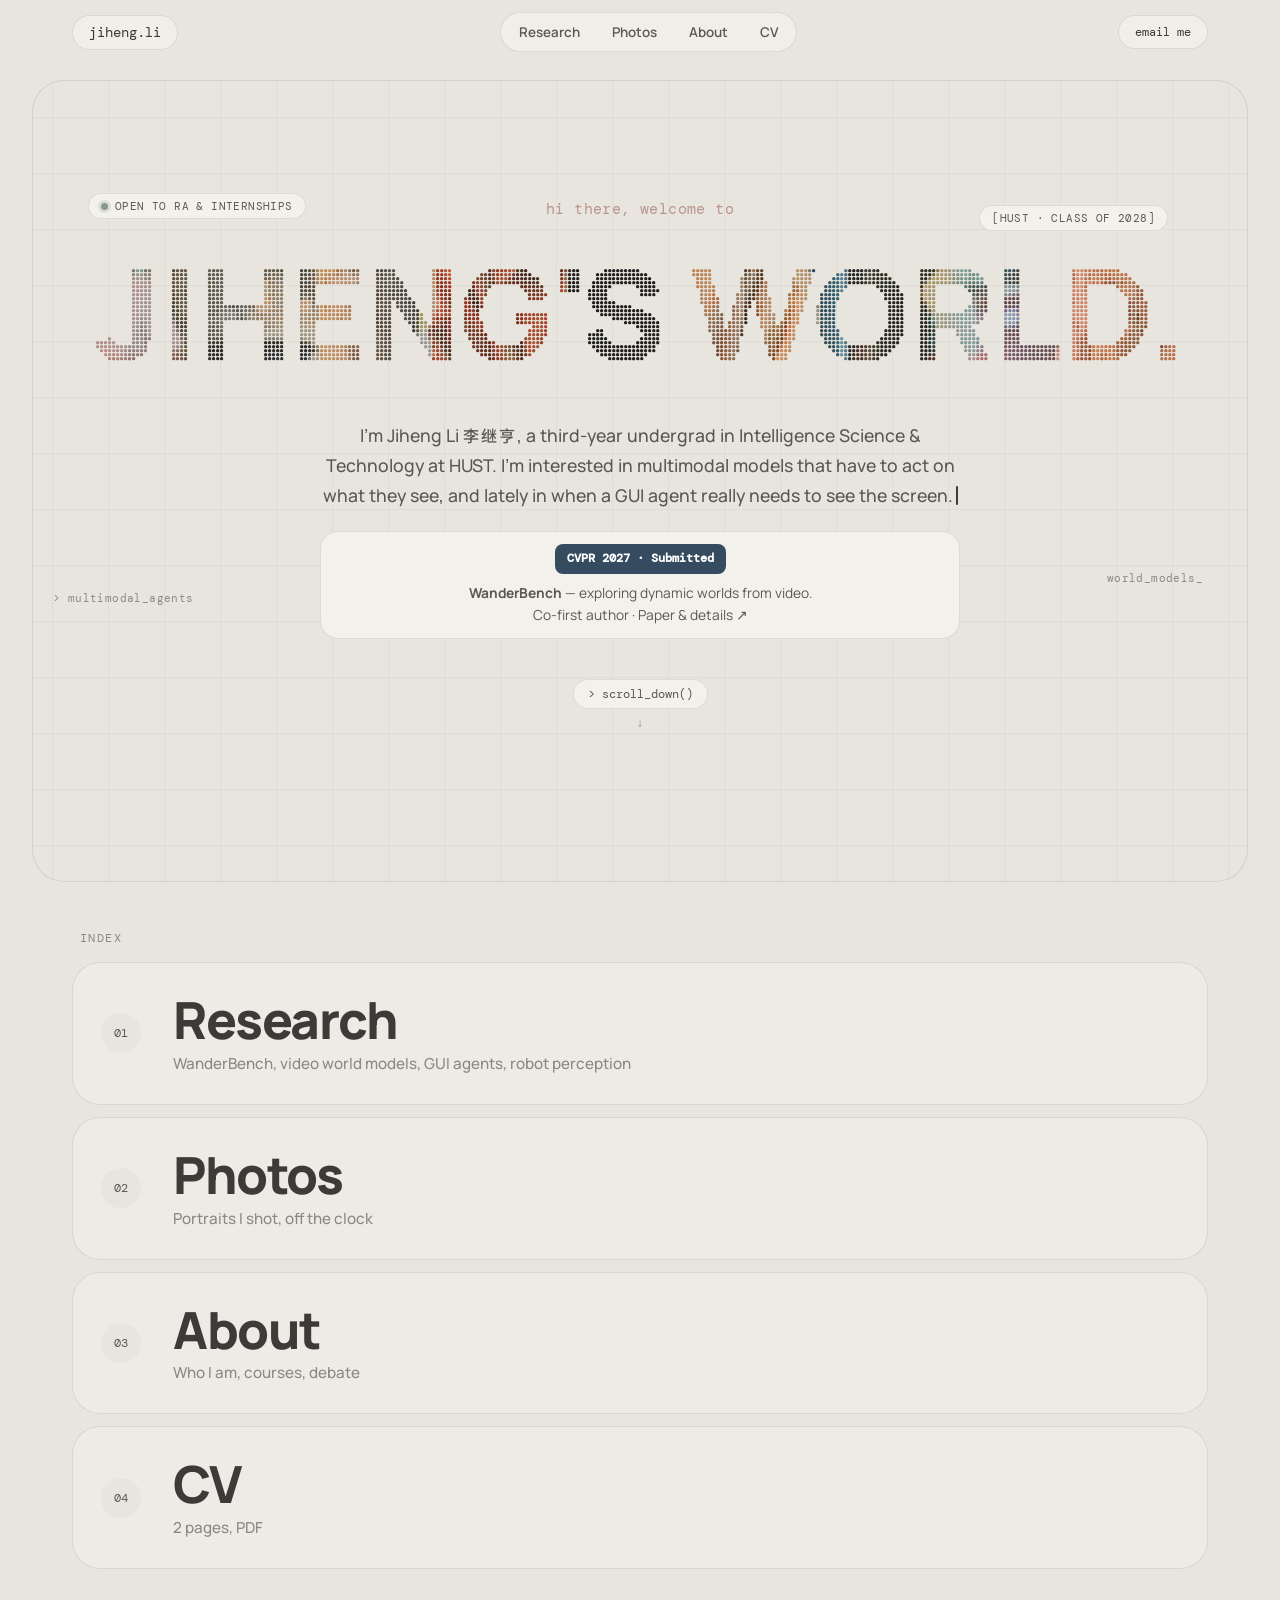
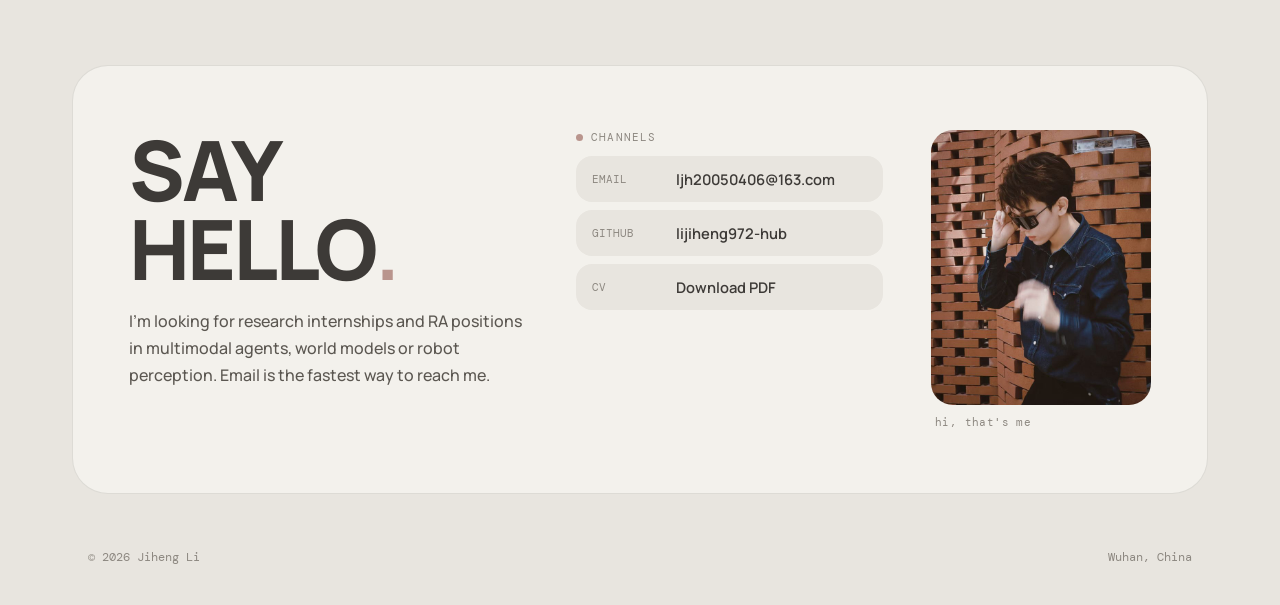
<file: index.html>
<!DOCTYPE html>
<html lang="en">
<head>
<meta charset="UTF-8">
<meta name="viewport" content="width=device-width, initial-scale=1.0">
<title>Jiheng Li</title>
<meta name="description" content="Jiheng Li (李继亨) — undergraduate at HUST working on multimodal models, video world models, WanderBench, GUI agents and robot perception.">
<link rel="preconnect" href="https://fonts.googleapis.com">
<link rel="preconnect" href="https://fonts.gstatic.com" crossorigin>
<link href="https://fonts.googleapis.com/css2?family=Manrope:wght@400;500;600;700;800&family=DM+Mono:wght@400;500&display=swap" rel="stylesheet">
<link href="https://fonts.googleapis.com/css2?family=Noto+Sans+SC:wght@500&text=李继亨&display=swap" rel="stylesheet">
<style>
  :root {
    --bg: #e8e5df;
    --surface: #f3f1ec;
    --ink: #3d3a37;
    --ink-2: #5b5751;
    --muted: #8d8881;
    --line: rgba(61, 58, 55, .12);
    --grid: rgba(61, 58, 55, .05);
    --sage: #8a9a86;
    --rose: #b9958d;
    --blue: #8b9bab;
    --sand: #c4b498;
    --mauve: #9f8f9a;
    --sans: 'Manrope', -apple-system, 'PingFang SC', sans-serif;
    --mono: 'DM Mono', ui-monospace, monospace;
  }
  * { box-sizing: border-box; margin: 0; padding: 0; }
  html { scroll-behavior: smooth; }
  body { background: var(--bg); color: var(--ink); font-family: var(--sans); -webkit-font-smoothing: antialiased; }
  a { color: inherit; }
  .wrap { max-width: 1200px; margin: 0 auto; padding: 0 32px; }

  /* ---------- nav ---------- */
  .nav { position: sticky; top: 0; z-index: 10; padding: 12px 0; }
  .nav .wrap { display: flex; align-items: center; justify-content: space-between; gap: 16px; }
  .nav .brand, .nav nav, .nav .mail {
    background: rgba(243, 241, 236, .78); backdrop-filter: blur(12px); -webkit-backdrop-filter: blur(12px);
    border: 1px solid var(--line); border-radius: 999px;
  }
  .nav .brand { font-family: var(--mono); font-size: .85rem; text-decoration: none; padding: 8px 16px; }
  .nav nav { display: flex; gap: 4px; padding: 4px; }
  .nav nav a { font-size: .84rem; font-weight: 600; color: var(--ink-2); text-decoration: none; padding: 6px 14px; border-radius: 999px; transition: background .2s; }
  .nav nav a:hover { background: var(--bg); color: var(--ink); }
  .nav .mail { font-family: var(--mono); font-size: .76rem; padding: 8px 16px; text-decoration: none; }
  .nav .mail:hover { background: var(--ink); color: var(--surface); }

  /* ---------- hero ---------- */
  .hero { position: relative; min-height: calc(100vh - 66px); display: flex; align-items: center; padding: 40px 0 72px; overflow: hidden; }
  .hero::before {
    content: ''; position: absolute; inset: 16px 32px; border-radius: 32px;
    background-image: linear-gradient(var(--grid) 1px, transparent 1px), linear-gradient(90deg, var(--grid) 1px, transparent 1px);
    background-size: 56px 56px; background-position: center;
    border: 1px solid var(--line);
    pointer-events: none;
  }
  .hero .wrap { position: relative; width: 100%; text-align: center; }
  .hello { font-family: var(--mono); font-size: .92rem; color: var(--rose); letter-spacing: .4px; margin-bottom: 6px; }
  #dots { display: block; width: 100%; margin: 0 auto; touch-action: pan-y; }
  .sr { position: absolute; width: 1px; height: 1px; overflow: hidden; clip: rect(0 0 0 0); white-space: nowrap; }

  .lede { max-width: 640px; margin: 16px auto 0; font-size: 1.1rem; line-height: 1.7; color: var(--ink-2); font-weight: 500; }
  .lede .cn { font-family: 'Noto Sans SC', sans-serif; font-size: 1rem; letter-spacing: 2px; }
  .research-update { display: block; max-width: 640px; margin: 20px auto 0; padding: 12px 18px; border: 1px solid var(--line); border-radius: 18px; background: var(--surface); color: var(--ink-2); font-size: .86rem; line-height: 1.6; text-decoration: none; }
  .research-update span { font-family: var(--mono); font-size: .7rem; color: var(--ink-2); margin-right: 8px; }
  .research-update .submission-status { display: inline-block; margin: 0 0 8px; padding: 5px 12px; border-radius: 8px; background: #354c60; color: #fff; font-size: .78rem; font-weight: 600; }
  .research-update:hover { border-color: var(--blue); }
  .research-update:focus-visible { outline: 2px solid var(--ink); outline-offset: 4px; }
  .cursor { display: inline-block; width: 2px; height: 1.1em; border-radius: 2px; background: var(--ink); vertical-align: -3px; margin-left: 3px; animation: blink 1.05s steps(2, start) infinite; }
  @keyframes blink { to { visibility: hidden; } }

  .chip {
    position: absolute; font-family: var(--mono); font-size: .7rem; letter-spacing: .4px; color: var(--ink-2);
    border: 1px solid var(--line); background: var(--surface); padding: 5px 12px; border-radius: 999px; white-space: nowrap;
  }
  .chip i { display: inline-block; width: 7px; height: 7px; border-radius: 50%; background: var(--sage); margin-right: 7px; vertical-align: 0; box-shadow: 0 0 0 3px rgba(138,154,134,.22); }
  .chip.a { top: -6px; left: 4%; }
  .chip.b { top: 6px; right: 6%; }
  .chip.c { bottom: 120px; left: 0; }
  .chip.d { bottom: 140px; right: 2%; }
  .chip.plain { border-color: transparent; background: none; color: var(--muted); }

  .scroll-cue {
    display: inline-flex; flex-direction: column; align-items: center; gap: 6px; margin-top: 40px;
    font-family: var(--mono); font-size: .74rem; color: var(--muted); text-decoration: none;
  }
  .scroll-cue span { border: 1px solid var(--line); background: var(--surface); border-radius: 999px; padding: 6px 14px; color: var(--ink-2); transition: background .2s; }
  .scroll-cue:hover span { background: var(--ink); color: var(--surface); }

  /* ---------- index ---------- */
  .index { padding: 32px 0 96px; }
  .index .kicker { font-family: var(--mono); font-size: .74rem; letter-spacing: 1.4px; color: var(--muted); margin: 0 0 16px 8px; }
  .rows { display: grid; gap: 12px; }
  .row {
    display: grid; grid-template-columns: 72px minmax(0, 1fr) 48px; align-items: center;
    padding: 30px 28px; border-radius: 28px; text-decoration: none;
    background: rgba(243, 241, 236, .55); border: 1px solid var(--line);
    transition: background .3s, transform .3s, border-color .3s;
  }
  .row .no {
    width: 40px; height: 40px; border-radius: 50%; display: grid; place-items: center;
    font-family: var(--mono); font-size: .78rem; color: var(--ink-2); background: var(--bg); transition: background .3s, color .3s;
  }
  .row h2 { font-size: clamp(2rem, 4.2vw, 3.2rem); font-weight: 800; letter-spacing: -1.4px; line-height: 1.05; }
  .row p { margin-top: 6px; font-size: .95rem; color: var(--muted); font-weight: 500; }
  .row .arrow {
    justify-self: end; width: 44px; height: 44px; border-radius: 50%; display: grid; place-items: center;
    font-size: 1.2rem; color: var(--surface); background: var(--c); opacity: 0; transform: scale(.7); transition: opacity .3s, transform .3s;
  }
  .row:hover, .row:focus-visible { background: var(--surface); border-color: transparent; transform: translateY(-2px); outline: none; }
  .row:hover .no, .row:focus-visible .no { background: var(--c); color: var(--surface); }
  .row:hover .arrow, .row:focus-visible .arrow { opacity: 1; transform: none; }

  /* ---------- connect ---------- */
  .connect { padding: 0 0 56px; }
  .panel {
    border-radius: 36px; padding: 64px 56px; background: var(--surface); border: 1px solid var(--line);
    display: grid; grid-template-columns: minmax(0, 1.3fr) minmax(0, 1fr) 220px; gap: 48px; align-items: start;
  }
  .connect h2 { font-size: clamp(3rem, 6.6vw, 5.2rem); font-weight: 800; letter-spacing: -3px; line-height: .95; }
  .connect h2 b { color: var(--rose); }
  .connect .say { margin-top: 20px; color: var(--ink-2); line-height: 1.7; max-width: 40ch; font-weight: 500; }
  .channels .kicker { font-family: var(--mono); font-size: .7rem; letter-spacing: 1.2px; color: var(--muted); margin-bottom: 12px; }
  .channels .kicker i { display: inline-block; width: 7px; height: 7px; border-radius: 50%; background: var(--rose); margin-right: 8px; vertical-align: 0; }
  .channels a {
    display: grid; grid-template-columns: 74px 1fr; gap: 10px; align-items: center;
    padding: 13px 16px; margin-bottom: 8px; border-radius: 16px; background: var(--bg);
    text-decoration: none; font-size: .92rem; transition: background .2s, color .2s;
  }
  .channels a span { font-family: var(--mono); font-size: .7rem; color: var(--muted); }
  .channels a:hover { background: var(--ink); color: var(--surface); }
  .channels b { font-weight: 600; word-break: break-all; }
  .me { margin: 0; }
  .me img { width: 100%; height: auto; aspect-ratio: 4 / 5; object-fit: cover; display: block; border-radius: 22px; }
  .me figcaption { font-family: var(--mono); font-size: .7rem; color: var(--muted); padding: 10px 4px 0; letter-spacing: .4px; }

  footer { padding: 0 0 40px; font-family: var(--mono); font-size: .72rem; color: var(--muted); }
  footer .wrap { display: flex; justify-content: space-between; gap: 16px; flex-wrap: wrap; padding: 0 48px; }

  @media (max-width: 900px) {
    .wrap { padding: 0 16px; }
    .nav nav { display: none; }
    .hero { min-height: 0; padding: 36px 0 56px; }
    .hero::before { inset: 8px 8px; border-radius: 24px; }
    .chip { display: none; }
    .lede { font-size: 1rem; padding: 0 6px; }
    .row { grid-template-columns: 52px minmax(0, 1fr) 36px; padding: 22px 16px; border-radius: 22px; }
    .row .arrow { width: 34px; height: 34px; }
    .panel { grid-template-columns: 1fr; gap: 32px; padding: 40px 22px; border-radius: 28px; }
    .me { max-width: 240px; }
    footer .wrap { padding: 0 20px; }
  }
</style>
</head>
<body>

<header class="nav">
  <div class="wrap">
    <a class="brand" href="index.html">jiheng.li</a>
    <nav>
      <a href="research.html">Research</a>
      <a href="photos.html">Photos</a>
      <a href="about.html">About</a>
      <a href="cv.pdf">CV</a>
    </nav>
    <a class="mail" href="mailto:ljh20050406@163.com">email me</a>
  </div>
</header>

<main>
  <section class="hero">
        <div class="wrap">
      <span class="chip a"><i></i>OPEN TO RA &amp; INTERNSHIPS</span>
      <span class="chip b">[HUST · CLASS OF 2028]</span>
      <span class="chip plain c">&gt; multimodal_agents</span>
      <span class="chip plain d">world_models_</span>

      <div class="hello">hi there, welcome to</div>
      <h1 class="sr">Jiheng's world</h1>
      <canvas id="dots" aria-hidden="true"></canvas>

      <p class="lede">I'm Jiheng Li <span class="cn">李继亨</span>, a third-year undergrad in Intelligence Science &amp; Technology at HUST. I'm interested in multimodal models that have to act on what they see, and lately in when a GUI agent really needs to see the screen.<span class="cursor"></span></p>

      <a class="research-update" href="research.html#wanderbench"><span class="submission-status">CVPR 2027 · Submitted</span><br><strong>WanderBench</strong> — exploring dynamic worlds from video.<br>Co-first author · Paper &amp; details ↗</a>

      <a class="scroll-cue" href="#index"><span>&gt; scroll_down()</span>↓</a>
    </div>
  </section>

  <section class="index" id="index">
    <div class="wrap">
      <div class="kicker">INDEX</div>
      <div class="rows">
        <a class="row" href="research.html" style="--c:var(--blue)"><span class="no">01</span><div><h2>Research</h2><p>WanderBench, video world models, GUI agents, robot perception</p></div><span class="arrow">→</span></a>
        <a class="row" href="photos.html" style="--c:var(--sage)"><span class="no">02</span><div><h2>Photos</h2><p>Portraits I shot, off the clock</p></div><span class="arrow">→</span></a>
        <a class="row" href="about.html" style="--c:var(--rose)"><span class="no">03</span><div><h2>About</h2><p>Who I am, courses, debate</p></div><span class="arrow">→</span></a>
        <a class="row" href="cv.pdf" style="--c:var(--mauve)"><span class="no">04</span><div><h2>CV</h2><p>2 pages, PDF</p></div><span class="arrow">→</span></a>
      </div>
    </div>
  </section>

  <section class="connect">
    <div class="wrap"><div class="panel">
      <div>
        <h2>SAY HELLO<b>.</b></h2>
        <p class="say">I'm looking for research internships and RA positions in multimodal agents, world models or robot perception. Email is the fastest way to reach me.</p>
      </div>
      <div class="channels">
        <div class="kicker"><i></i>CHANNELS</div>
        <a href="mailto:ljh20050406@163.com"><span>EMAIL</span><b>ljh20050406@163.com</b></a>
        <a href="https://github.com/lijiheng972-hub"><span>GITHUB</span><b>lijiheng972-hub</b></a>
        <a href="cv.pdf"><span>CV</span><b>Download PDF</b></a>
      </div>
      <figure class="me">
        <img src="assets/me-home.jpg" alt="Jiheng Li in a denim shirt in front of a brick wall" width="640" height="800" loading="lazy">
        <figcaption>hi, that's me</figcaption>
      </figure>
    </div></div>
  </section>
</main>

<footer>
  <div class="wrap"><span>© 2026 Jiheng Li</span><span>Wuhan, China</span></div>
</footer>

<script>
(() => {
  // The name is drawn once into an offscreen canvas; every opaque pixel on a
  // coarse grid becomes a dot whose colour is sampled from one of my photos.
  // Dots near the cursor are pushed away and fade, then spring back home.
  const cvs = document.getElementById('dots');
  const ctx = cvs.getContext('2d');
  const PHOTO = 'assets/me.jpg';
  const PAD = 40;                       // room above/below the letters for scattered dots
  const R = 90, FORCE = 5, SPRING = .014, DAMP = .86;
  const reduce = matchMedia('(prefers-reduced-motion: reduce)').matches;

  let W = 0, H = 0, size = 3, P = [], running = false, visible = true;
  const mouse = { x: -1e4, y: -1e4, on: false };
  const img = new Image();

  function build(intro) {
    const dpr = Math.min(window.devicePixelRatio || 1, 2);
    W = Math.floor(cvs.clientWidth);
    const lines = W < 700 ? ["JIHENG'S", 'WORLD.'] : ["JIHENG'S WORLD."];

    const off = document.createElement('canvas');
    const o = off.getContext('2d');
    o.font = '800 200px Manrope';
    const widest = Math.max(...lines.map(l => o.measureText(l).width));
    const fs = Math.min(230, Math.floor(200 * W * .97 / widest));
    const lh = fs * .9;
    const textH = Math.ceil(lh * (lines.length - 1) + fs * .78);
    H = textH + PAD * 2;

    cvs.width = W * dpr; cvs.height = H * dpr; cvs.style.height = H + 'px';
    ctx.setTransform(dpr, 0, 0, dpr, 0, 0);

    off.width = W; off.height = H;
    o.font = `800 ${fs}px Manrope`;
    o.textAlign = 'center'; o.textBaseline = 'alphabetic'; o.fillStyle = '#000';
    lines.forEach((l, i) => o.fillText(l, W / 2, PAD + fs * .74 + i * lh));
    const mask = o.getImageData(0, 0, W, H).data;

    // colour source: the photo, cover-fitted to the canvas
    const c2 = document.createElement('canvas'); c2.width = W; c2.height = H;
    const g = c2.getContext('2d');
    const s = Math.max(W / img.width, H / img.height);
    g.drawImage(img, (W - img.width * s) / 2, (H - img.height * s) / 2, img.width * s, img.height * s);
    const col = g.getImageData(0, 0, W, H).data;

    const gap = W < 700 ? 3 : 4;
    size = gap * .84;
    P = [];
    for (let y = 0; y < H; y += gap) {
      for (let x = 0; x < W; x += gap) {
        const k = (y * W + x) * 4;
        if (mask[k + 3] < 128) continue;
        let r = col[k], gg = col[k + 1], b = col[k + 2];
        const L = (.2126 * r + .7152 * gg + .0722 * b) / 255;
        if (L > .6) { const f = .6 / L; r *= f; gg *= f; b *= f; }   // keep pale areas readable on the background
        r = r * .85 + 140 * .15; gg = gg * .85 + 136 * .15; b = b * .85 + 130 * .15; // nudge toward the grey palette
        P.push({
          ox: x, oy: y,
          x: intro ? Math.random() * W : x, y: intro ? Math.random() * H : y,
          vx: 0, vy: 0, c: `rgb(${r | 0},${gg | 0},${b | 0})`,
        });
      }
    }
  }

  function draw() {
    ctx.clearRect(0, 0, W, H);
    for (const p of P) {
      const d = Math.abs(p.x - p.ox) + Math.abs(p.y - p.oy);
      ctx.globalAlpha = d > 2 ? Math.max(.08, 1 - d / 110) : 1;
      ctx.fillStyle = p.c;
      ctx.beginPath();
      ctx.arc(p.x + size / 2, p.y + size / 2, size / 2, 0, 6.2832);
      ctx.fill();
    }
    ctx.globalAlpha = 1;
  }

  function step() {
    let moving = false;
    const R2 = R * R;
    for (const p of P) {
      if (mouse.on) {
        const dx = p.x - mouse.x, dy = p.y - mouse.y, d2 = dx * dx + dy * dy;
        if (d2 < R2) {
          const d = Math.sqrt(d2) || 1, f = (1 - d / R) * FORCE;
          p.vx += dx / d * f + (Math.random() - .5) * f * .6;
          p.vy += dy / d * f + (Math.random() - .5) * f * .6;
        }
      }
      p.vx = (p.vx + (p.ox - p.x) * SPRING) * DAMP;
      p.vy = (p.vy + (p.oy - p.y) * SPRING) * DAMP;
      p.x += p.vx; p.y += p.vy;
      if (!moving && (Math.abs(p.vx) + Math.abs(p.vy) > .02 || Math.abs(p.x - p.ox) + Math.abs(p.y - p.oy) > .3)) moving = true;
    }
    draw();
    return moving;
  }

  function tick() {
    if ((step() || mouse.on) && visible) requestAnimationFrame(tick);
    else running = false;
  }

  function wake() { if (!running && !reduce) { running = true; requestAnimationFrame(tick); } }

  function point(e) {
    const r = cvs.getBoundingClientRect();
    const t = e.touches ? e.touches[0] : e;
    mouse.x = t.clientX - r.left; mouse.y = t.clientY - r.top;
    mouse.on = mouse.x > -R && mouse.x < W + R && mouse.y > -R && mouse.y < H + R;
    if (mouse.on) wake();
  }
  addEventListener('mousemove', point, { passive: true });
  cvs.addEventListener('touchmove', point, { passive: true });
  cvs.addEventListener('touchend', () => { mouse.on = false; });
  document.addEventListener('mouseleave', () => { mouse.on = false; });

  new IntersectionObserver(([e]) => { visible = e.isIntersecting; if (visible) wake(); }).observe(cvs);

  let rt;
  addEventListener('resize', () => {
    clearTimeout(rt);
    rt = setTimeout(() => { const w = Math.floor(cvs.clientWidth); if (w !== W) { build(false); draw(); } }, 150);
  });

  img.onload = () => document.fonts.load('800 100px Manrope').then(() => {
    build(!reduce);
    draw();
    wake();
  });
  img.src = PHOTO;
})();
</script>
</body>
</html>
</file>
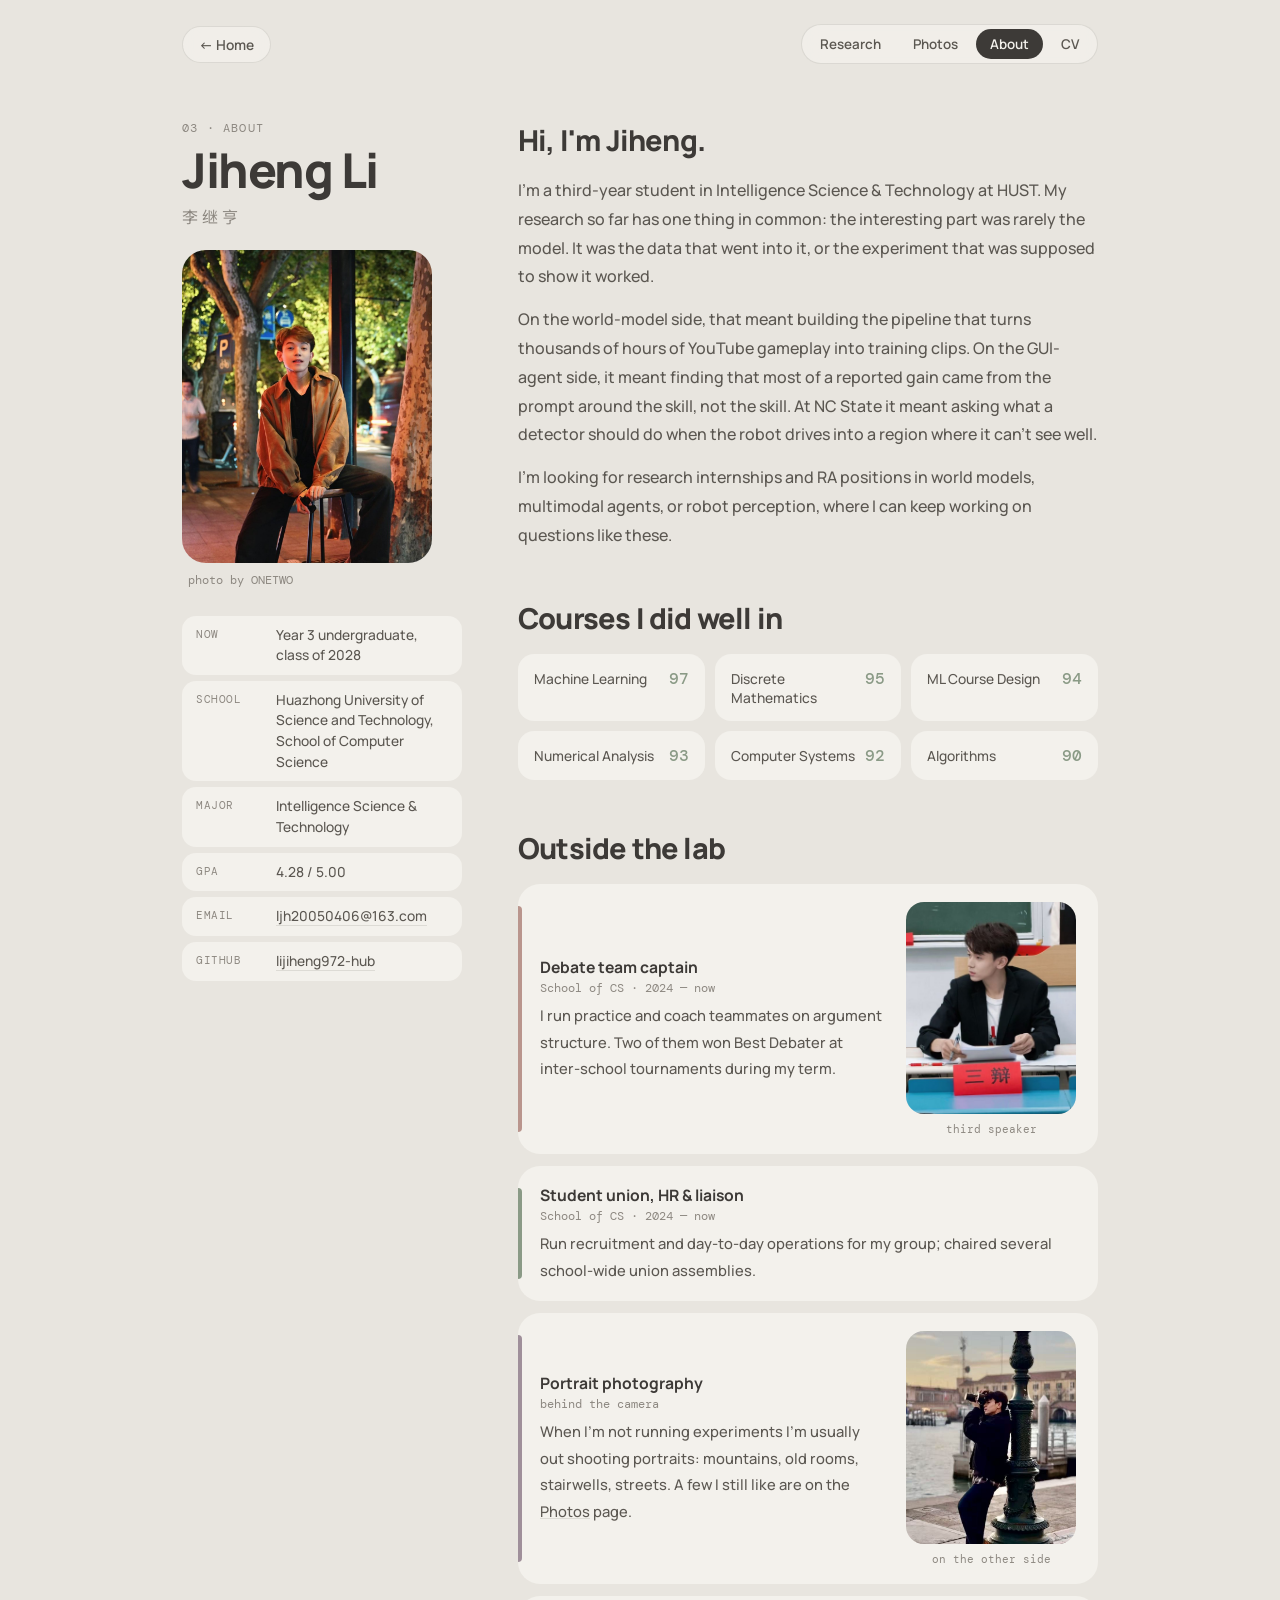
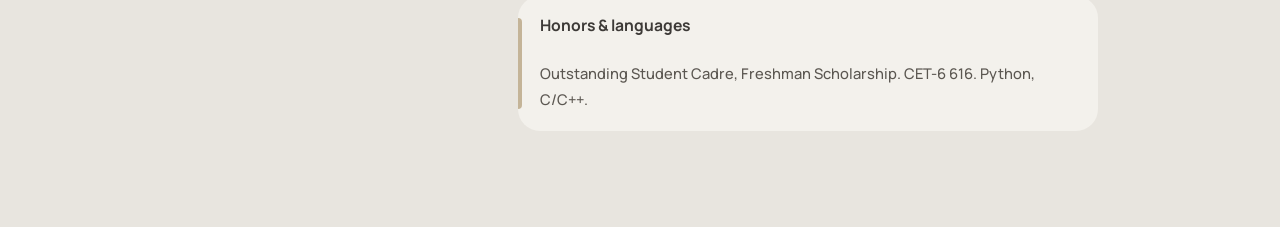
<file: about.html>
<!DOCTYPE html>
<html lang="en">
<head>
<meta charset="UTF-8">
<meta name="viewport" content="width=device-width, initial-scale=1.0">
<title>About · Jiheng Li</title>
<link rel="preconnect" href="https://fonts.googleapis.com">
<link rel="preconnect" href="https://fonts.gstatic.com" crossorigin>
<link href="https://fonts.googleapis.com/css2?family=Manrope:wght@400;500;600;700;800&family=DM+Mono:wght@400;500&display=swap" rel="stylesheet">
<link href="https://fonts.googleapis.com/css2?family=Noto+Sans+SC:wght@500&text=李继亨&display=swap" rel="stylesheet">
<link rel="stylesheet" href="assets/style.css?v=2">
<style>
  .about { display: grid; grid-template-columns: 280px minmax(0, 1fr); gap: 56px; align-items: start; }
  .side { position: sticky; top: 84px; }
  .side h1 { font-weight: 800; font-size: 3rem; line-height: 1; letter-spacing: -1.5px; }
  .side .cn { font-family: 'Noto Sans SC', sans-serif; color: var(--muted); letter-spacing: 4px; margin: 10px 0 22px; }

  .polaroid { width: 250px; margin: 0; }
  .polaroid img { width: 100%; height: auto; aspect-ratio: 4 / 5; object-fit: cover; display: block; border-radius: 24px; }
  .polaroid .cap { font-family: var(--mono); font-size: .72rem; color: var(--muted); padding: 10px 6px 0; }

  dl.facts { margin-top: 28px; display: grid; gap: 6px; }
  dl.facts div { display: grid; grid-template-columns: 70px 1fr; gap: 10px; font-size: .86rem; padding: 9px 14px; background: var(--card); border-radius: 14px; }
  dl.facts dt { font-family: var(--mono); font-size: .7rem; color: var(--muted); text-transform: uppercase; letter-spacing: .6px; padding-top: 2px; }
  dl.facts dd { color: var(--ink-2); line-height: 1.5; font-weight: 500; }
  dl.facts a { text-decoration: none; border-bottom: 1px solid var(--line); }
  dl.facts a:hover { border-color: var(--ink); }

  .prose h2 { font-weight: 800; font-size: 1.8rem; letter-spacing: -.8px; margin: 48px 0 16px; }
  .prose h2:first-child { margin-top: 0; }
  .prose p { line-height: 1.8; color: var(--ink-2); margin-bottom: 14px; max-width: 62ch; font-weight: 500; }

  .grades { display: grid; grid-template-columns: repeat(auto-fill, minmax(180px, 1fr)); gap: 10px; }
  .grade { background: var(--card); border-radius: 16px; padding: 14px 16px; display: flex; justify-content: space-between; align-items: baseline; gap: 8px; }
  .grade span { font-size: .86rem; color: var(--ink-2); font-weight: 500; }
  .grade b { font-family: var(--mono); font-weight: 500; color: var(--sage); }

  .misc { display: grid; gap: 12px; }
  .misc > div { background: var(--card); border-radius: 22px; padding: 18px 22px; position: relative; }
  .misc > div::before { content: ''; position: absolute; left: 0; top: 22px; bottom: 22px; width: 4px; border-radius: 0 4px 4px 0; background: var(--c); }
  .misc > div.pic { display: grid; grid-template-columns: minmax(0, 1fr) 170px; gap: 24px; align-items: center; }
  .snap { margin: 0; }
  .snap img { width: 100%; height: auto; aspect-ratio: 4 / 5; object-fit: cover; display: block; border-radius: 18px; }
  .snap figcaption { font-family: var(--mono); font-size: .68rem; color: var(--muted); padding: 8px 4px 0; text-align: center; }
  .misc b { font-weight: 700; font-size: .98rem; }
  .misc span { display: block; font-size: .76rem; font-family: var(--mono); color: var(--muted); margin: 2px 0 6px; }
  .misc p { margin: 0; font-size: .92rem; }
  .misc a { text-decoration-color: var(--line); }

  @media (max-width: 800px) {
    .about { grid-template-columns: 1fr; gap: 40px; }
    .side { position: static; }
  }
  @media (max-width: 520px) {
    .misc > div.pic { grid-template-columns: 1fr; }
    .misc > div.pic .snap { width: 190px; }
  }
</style>
</head>
<body>
<div class="page">
  <header class="topbar">
    <a class="back" href="index.html">← Home</a>
    <nav>
      <a href="research.html">Research</a>
      <a href="photos.html">Photos</a>
      <a href="about.html" aria-current="page">About</a>
      <a href="cv.pdf">CV</a>
    </nav>
  </header>

  <div class="about">
    <aside class="side">
      <div class="kicker">03 · About</div>
      <h1 style="margin-top:10px">Jiheng Li</h1>
      <div class="cn">李继亨</div>

      <figure class="polaroid">
        <img src="assets/me.jpg" alt="Jiheng Li sitting on a stool on a tree-lined street at night" width="900" height="1125">
        <figcaption class="cap">photo by ONETWO</figcaption>
      </figure>

      <dl class="facts">
        <div><dt>Now</dt><dd>Year 3 undergraduate, class of 2028</dd></div>
        <div><dt>School</dt><dd>Huazhong University of Science and Technology, School of Computer Science</dd></div>
        <div><dt>Major</dt><dd>Intelligence Science &amp; Technology</dd></div>
        <div><dt>GPA</dt><dd>4.28 / 5.00</dd></div>
        <div><dt>Email</dt><dd><a href="mailto:ljh20050406@163.com">ljh20050406@163.com</a></dd></div>
        <div><dt>GitHub</dt><dd><a href="https://github.com/lijiheng972-hub">lijiheng972-hub</a></dd></div>
      </dl>
    </aside>

    <div class="prose">
      <h2>Hi, I'm Jiheng.</h2>
      <p>I'm a third-year student in Intelligence Science &amp; Technology at HUST. My research so far has one thing in common: the interesting part was rarely the model. It was the data that went into it, or the experiment that was supposed to show it worked.</p>
      <p>On the world-model side, that meant building the pipeline that turns thousands of hours of YouTube gameplay into training clips. On the GUI-agent side, it meant finding that most of a reported gain came from the prompt around the skill, not the skill. At NC State it meant asking what a detector should do when the robot drives into a region where it can't see well.</p>
      <p>I'm looking for research internships and RA positions in world models, multimodal agents, or robot perception, where I can keep working on questions like these.</p>

      <h2>Courses I did well in</h2>
      <div class="grades">
        <div class="grade"><span>Machine Learning</span><b>97</b></div>
        <div class="grade"><span>Discrete Mathematics</span><b>95</b></div>
        <div class="grade"><span>ML Course Design</span><b>94</b></div>
        <div class="grade"><span>Numerical Analysis</span><b>93</b></div>
        <div class="grade"><span>Computer Systems</span><b>92</b></div>
        <div class="grade"><span>Algorithms</span><b>90</b></div>
      </div>

      <h2>Outside the lab</h2>
      <div class="misc">
        <div class="pic" style="--c:var(--rose)">
          <div><b>Debate team captain</b><span>School of CS · 2024 — now</span><p>I run practice and coach teammates on argument structure. Two of them won Best Debater at inter-school tournaments during my term.</p></div>
          <figure class="snap"><img src="assets/life-debate.jpg" alt="Jiheng at a debate, seated behind a third-speaker placard" width="720" height="900" loading="lazy"><figcaption>third speaker</figcaption></figure>
        </div>
        <div style="--c:var(--sage)"><b>Student union, HR &amp; liaison</b><span>School of CS · 2024 — now</span><p>Run recruitment and day-to-day operations for my group; chaired several school-wide union assemblies.</p></div>
        <div class="pic" style="--c:var(--mauve)">
          <div><b>Portrait photography</b><span>behind the camera</span><p>When I'm not running experiments I'm usually out shooting portraits: mountains, old rooms, stairwells, streets. A few I still like are on the <a href="photos.html">Photos</a> page.</p></div>
          <figure class="snap"><img src="assets/life-shooting.jpg" alt="Jiheng shooting with a camera, leaning on a lamp post by the water" width="1320" height="735" loading="lazy" style="object-position: 52% center"><figcaption>on the other side</figcaption></figure>
        </div>
        <div style="--c:var(--sand)"><b>Honors &amp; languages</b><span>&nbsp;</span><p>Outstanding Student Cadre, Freshman Scholarship. CET-6 616. Python, C/C++.</p></div>
      </div>
    </div>
  </div>
</div>
</body>
</html>
</file>
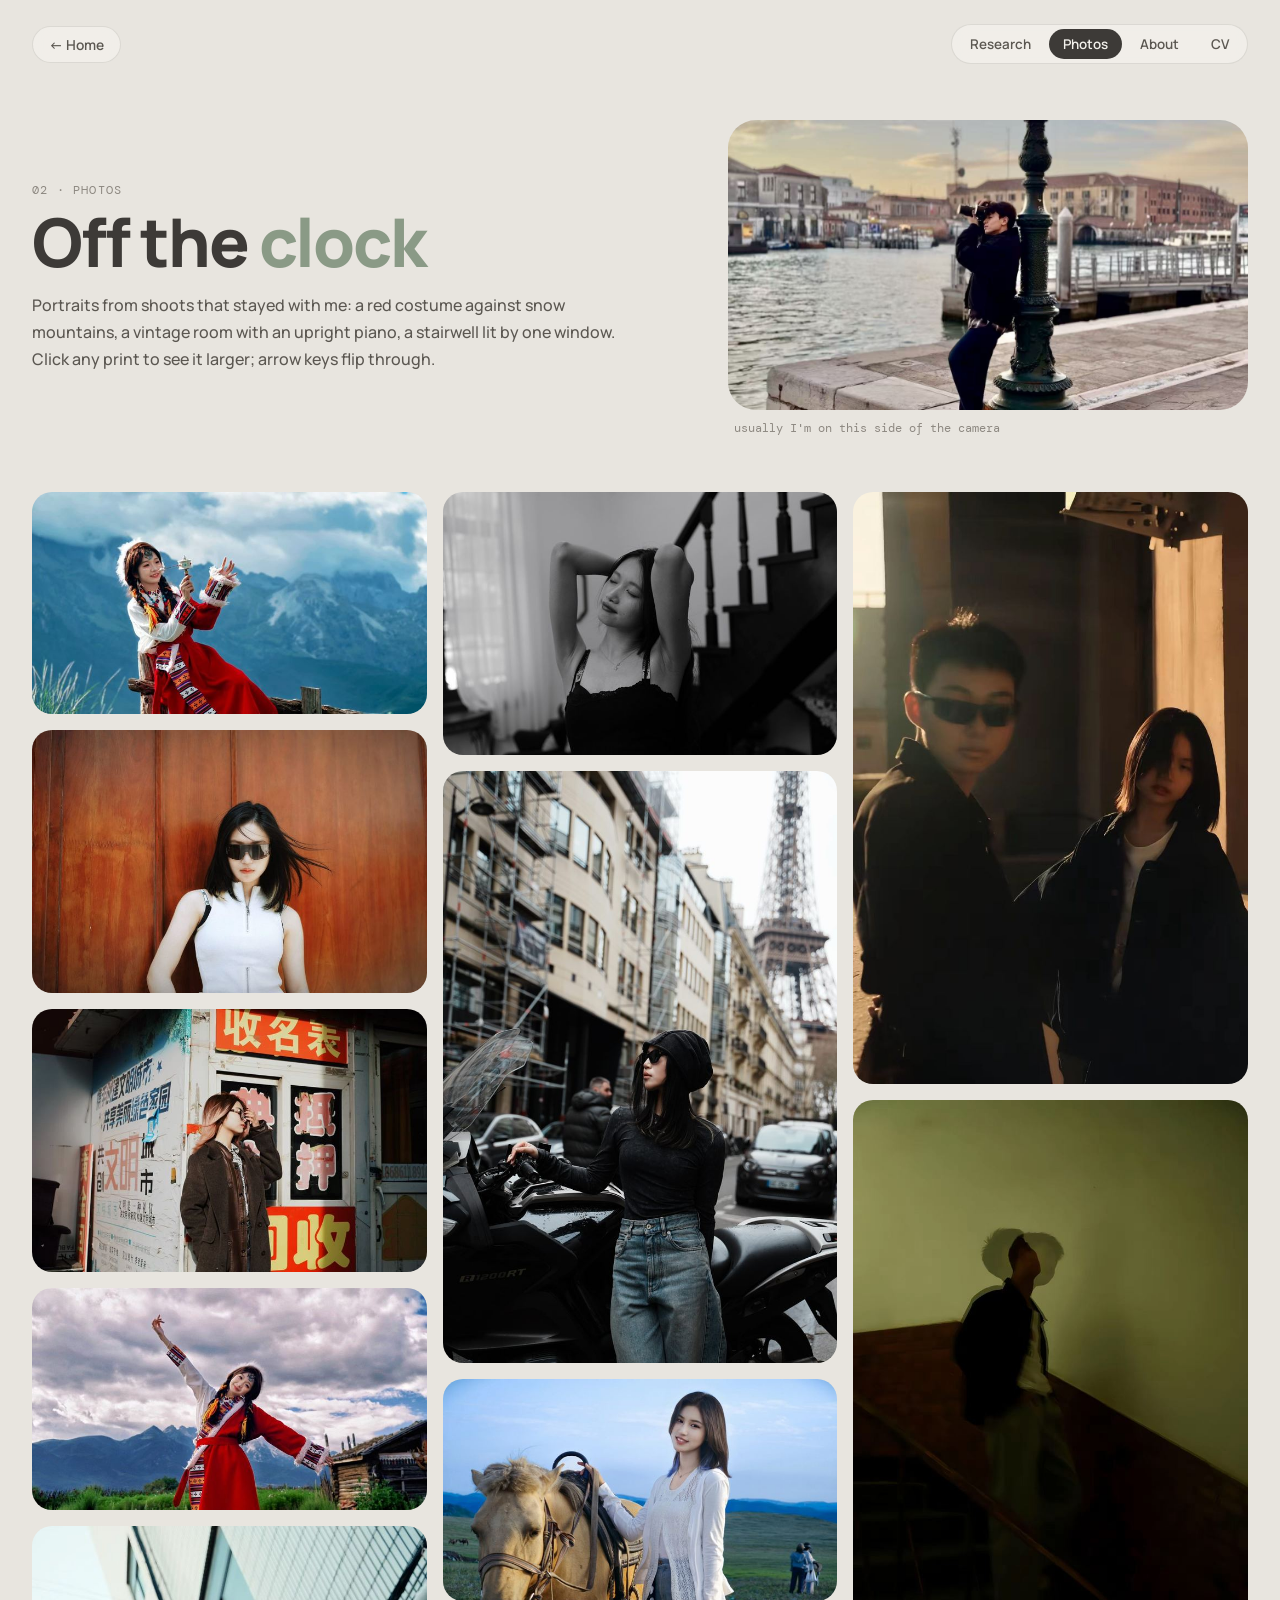
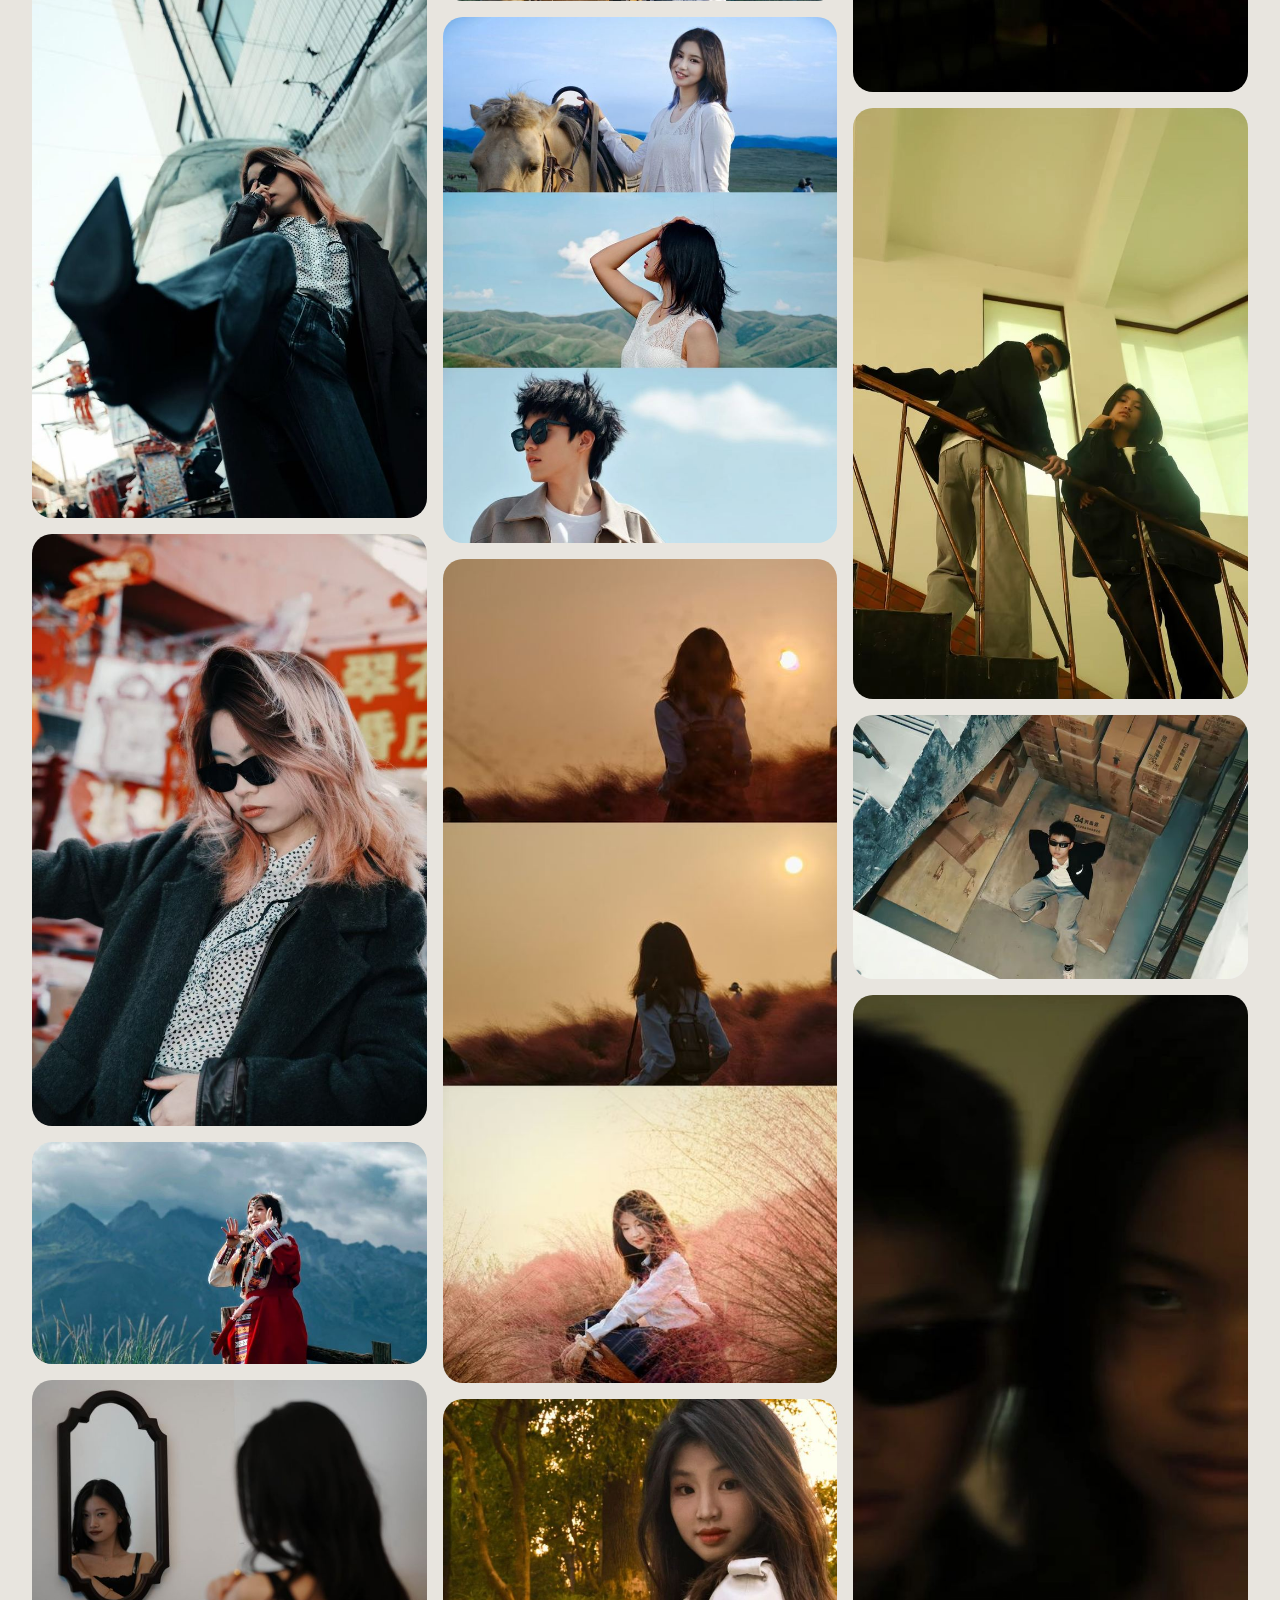
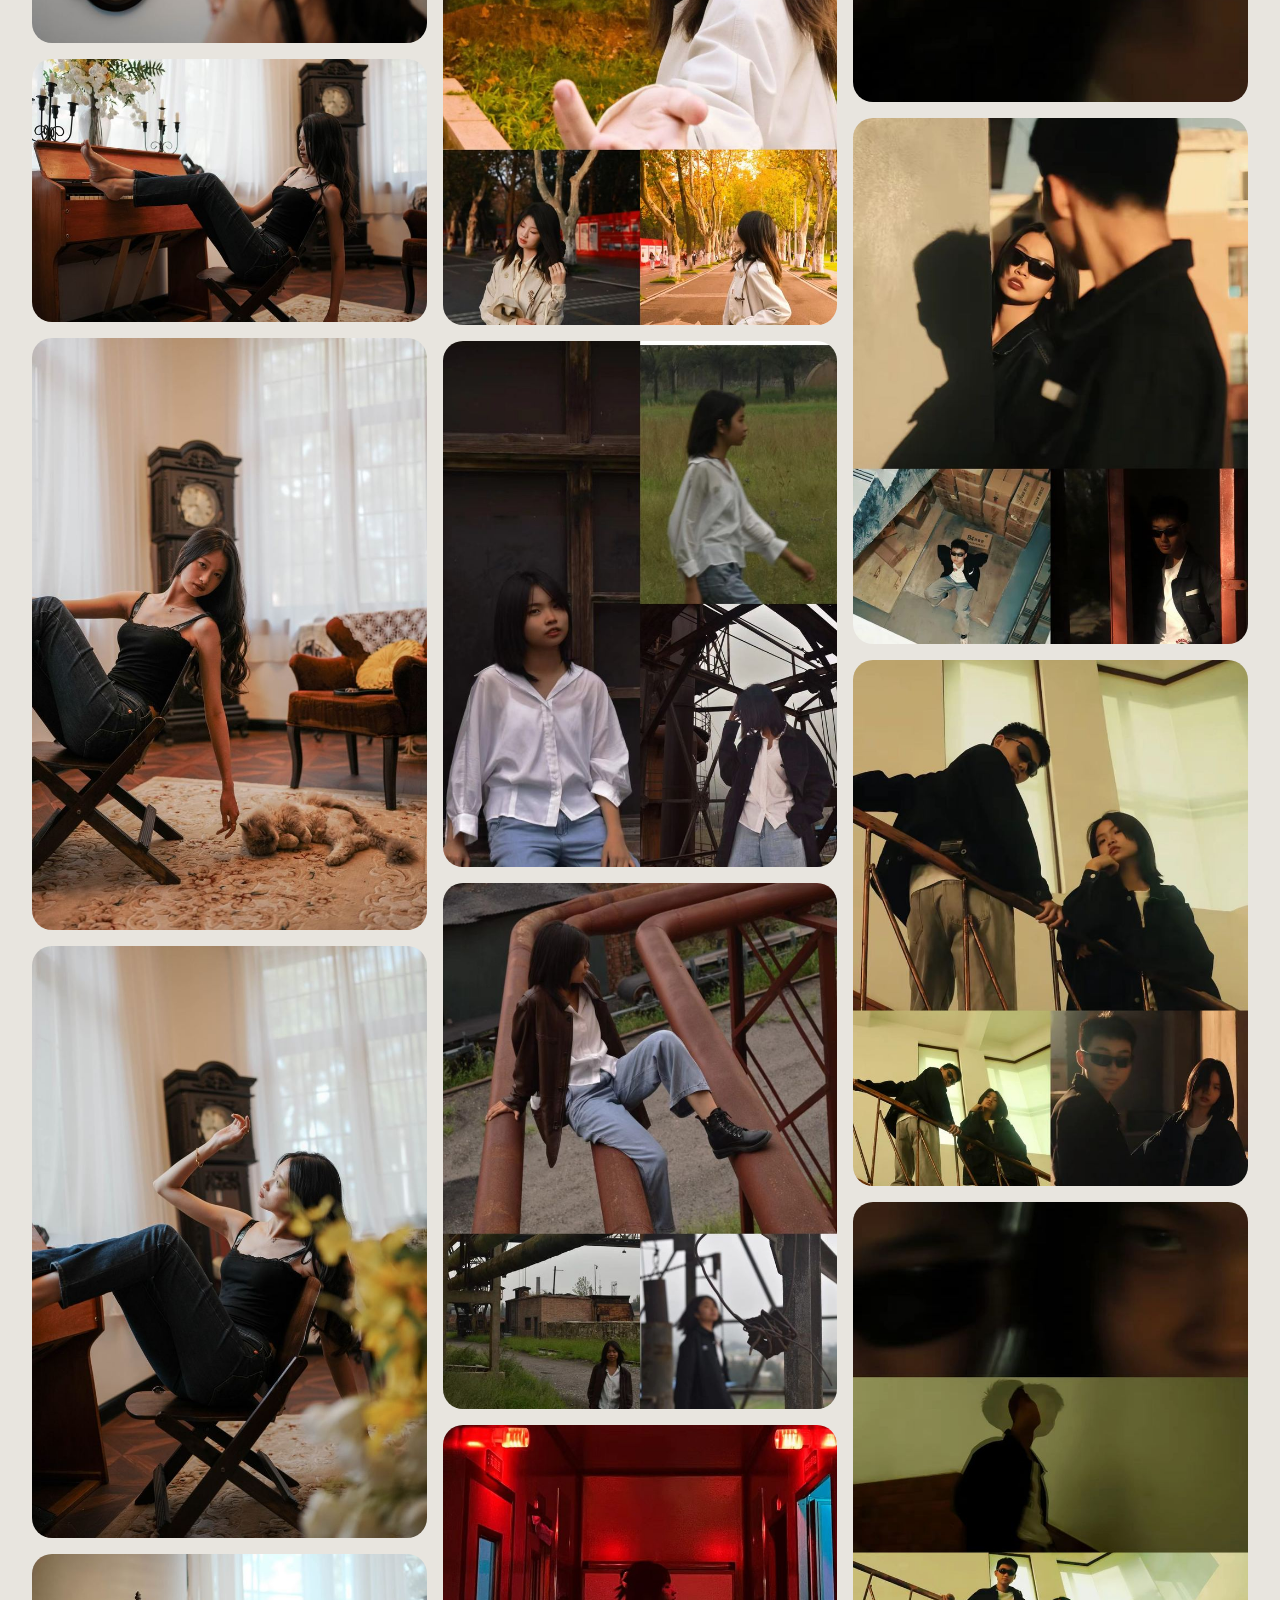
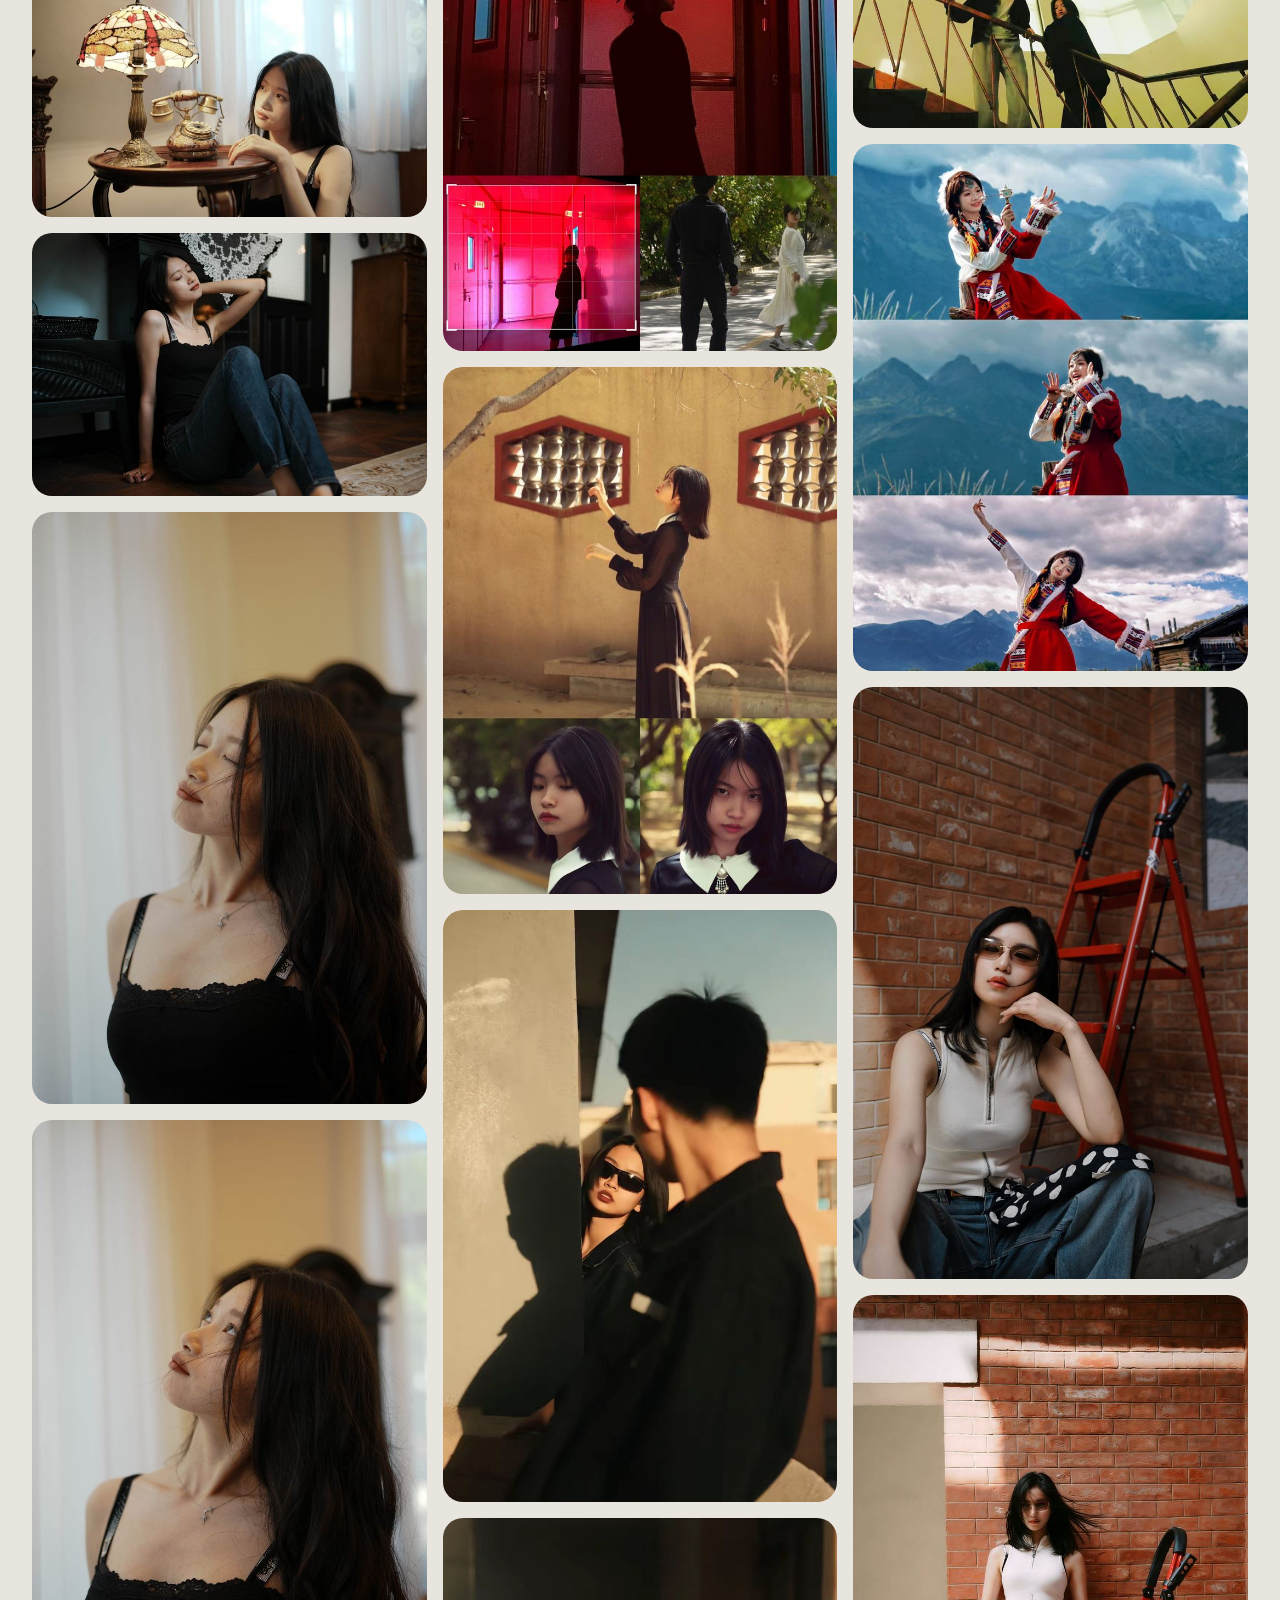
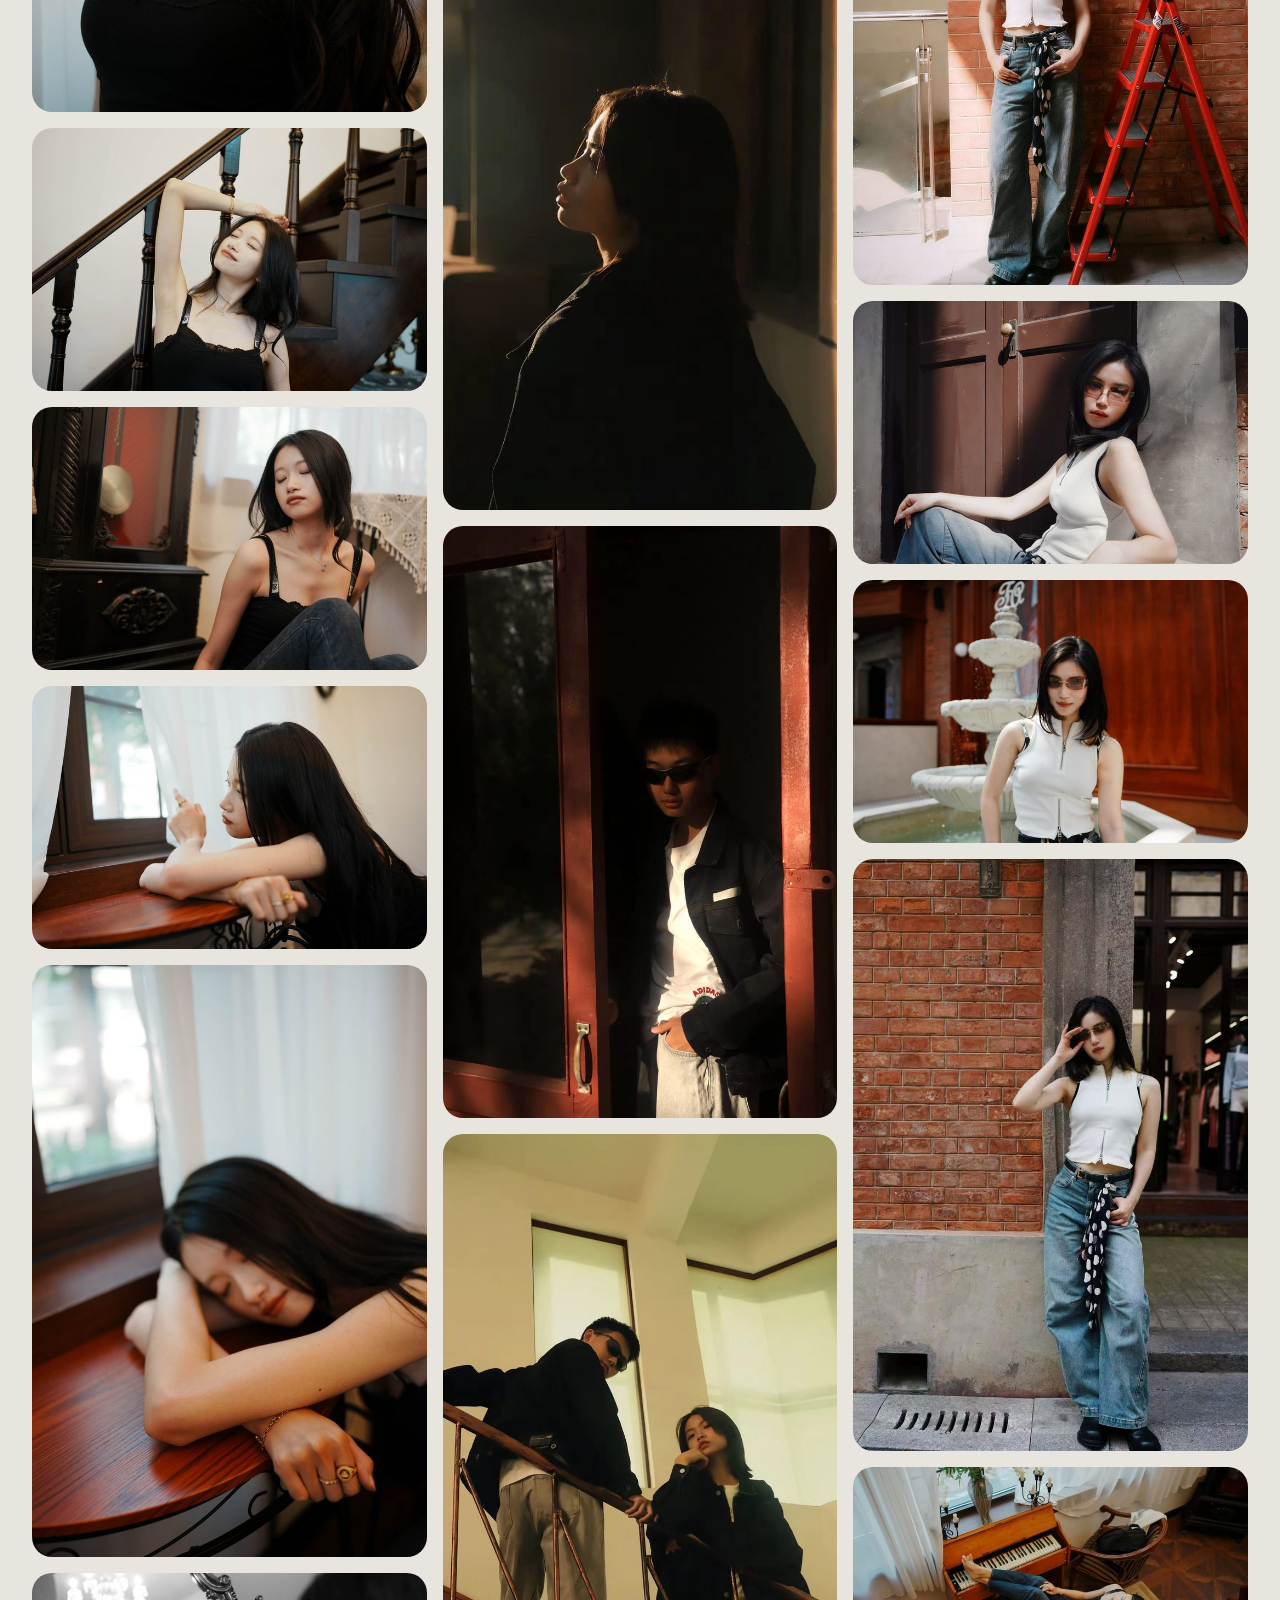
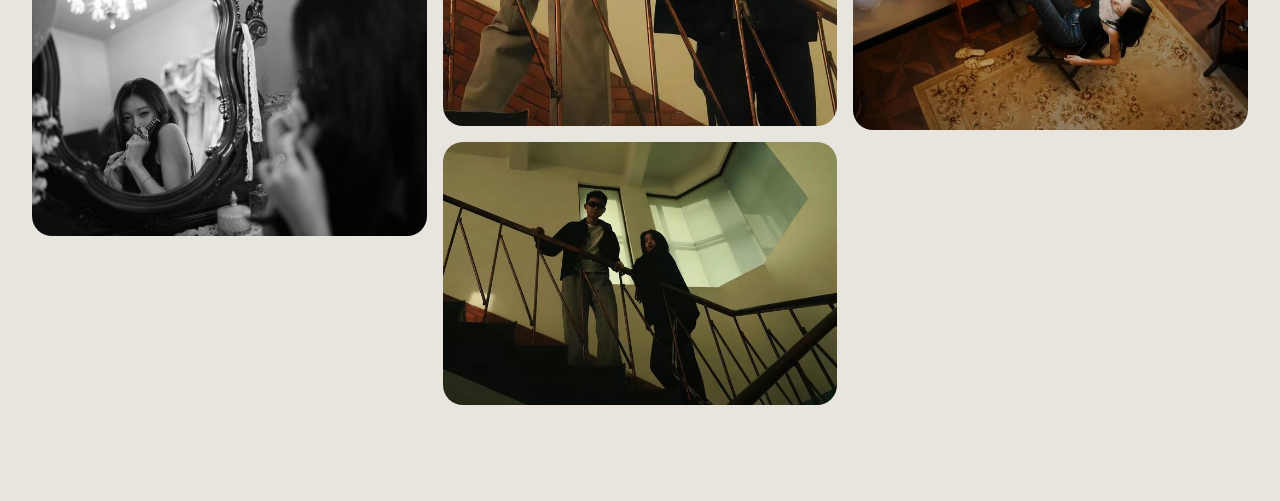
<file: photos.html>
<!DOCTYPE html>
<html lang="en">
<head>
<meta charset="UTF-8">
<meta name="viewport" content="width=device-width, initial-scale=1.0">
<title>Photos · Jiheng Li</title>
<link rel="preconnect" href="https://fonts.googleapis.com">
<link rel="preconnect" href="https://fonts.gstatic.com" crossorigin>
<link href="https://fonts.googleapis.com/css2?family=Manrope:wght@400;500;600;700;800&family=DM+Mono:wght@400;500&display=swap" rel="stylesheet">
<link rel="stylesheet" href="assets/style.css?v=2">
<style>
  .page { max-width: 1280px; }

  .head-row { display: grid; grid-template-columns: minmax(0, 1fr) minmax(0, 520px); gap: 48px; align-items: center; margin-bottom: 56px; }
  .head-row .page-head { margin-bottom: 0; }
  .me-shooting { margin: 0; }
  .me-shooting img { width: 100%; height: auto; display: block; border-radius: 28px; }
  .me-shooting figcaption { font-family: var(--mono); font-size: .74rem; color: var(--muted); padding: 10px 6px 0; }

  .wall { columns: 3 300px; column-gap: 16px; }
  .print {
    break-inside: avoid;
    margin: 0 0 16px; padding: 0;
    background: none; border: 0; border-radius: 20px; overflow: hidden;
    cursor: zoom-in; position: relative;
    transition: transform .35s ease, box-shadow .35s;
    display: block; width: 100%; text-align: left;
  }
  .print:hover, .print:focus-visible {
    transform: translateY(-3px);
    box-shadow: 0 18px 36px -22px rgba(61,58,55,.55);
    outline: none;
  }
  .print:focus-visible { box-shadow: 0 0 0 3px var(--ink); }
  .print img { width: 100%; height: auto; display: block; background: var(--card); }
  .print .no {
    position: absolute; left: 10px; bottom: 10px;
    font-family: var(--mono); font-size: .66rem; color: var(--ink); letter-spacing: .4px;
    background: rgba(243,241,236,.85); padding: 3px 9px; border-radius: 999px;
    opacity: 0; transition: opacity .25s;
  }
  .print:hover .no, .print:focus-visible .no { opacity: 1; }

  /* lightbox */
  .lb {
    position: fixed; inset: 0; z-index: 50;
    background: rgba(48, 46, 43, .94);
    display: none; align-items: center; justify-content: center;
  }
  .lb.open { display: flex; }
  .lb img {
    max-width: calc(100vw - 160px); max-height: calc(100vh - 110px);
    object-fit: contain; border-radius: 18px;
    background: #3a3734;
  }
  .lb button {
    position: absolute; border: 0; color: #ece8e2; cursor: pointer;
    background: rgba(255,255,255,.08); border-radius: 999px;
    font-family: var(--mono); font-size: .8rem; letter-spacing: .6px;
    padding: 10px 16px;
  }
  .lb button:hover { background: rgba(255,255,255,.18); }
  .lb .prev, .lb .next { top: 50%; transform: translateY(-50%); font-size: 1.2rem; width: 48px; height: 48px; padding: 0; }
  .lb .prev { left: 16px; }
  .lb .next { right: 16px; }
  .lb .close { top: 16px; right: 16px; }
  .lb .count { position: absolute; bottom: 22px; left: 0; right: 0; text-align: center; font-family: var(--mono); font-size: .74rem; color: #b3ada5; letter-spacing: 1px; }

  @media (max-width: 860px) {
    .head-row { grid-template-columns: 1fr; gap: 28px; margin-bottom: 36px; }
  }
  @media (max-width: 700px) {
    .wall { columns: 2; column-gap: 8px; }
    .print { margin-bottom: 8px; border-radius: 14px; }
    .print .no { display: none; }
    .lb img { max-width: 100vw; max-height: calc(100vh - 120px); border-radius: 0; }
    .lb .prev, .lb .next { top: auto; bottom: 12px; transform: none; }
  }
</style>
</head>
<body>
<div class="page">
  <header class="topbar">
    <a class="back" href="index.html">← Home</a>
    <nav>
      <a href="research.html">Research</a>
      <a href="photos.html" aria-current="page">Photos</a>
      <a href="about.html">About</a>
      <a href="cv.pdf">CV</a>
    </nav>
  </header>

  <div class="head-row">
    <div class="page-head">
      <div class="kicker">02 · Photos</div>
      <h1>Off the <em>clock</em></h1>
      <p>Portraits from shoots that stayed with me: a red costume against snow mountains, a vintage room with an upright piano, a stairwell lit by one window. Click any print to see it larger; arrow keys flip through.</p>
    </div>
    <figure class="me-shooting">
      <img src="assets/life-shooting.jpg" alt="Jiheng shooting with a camera, leaning on a lamp post by the water" width="1320" height="735">
      <figcaption>usually I'm on this side of the camera</figcaption>
    </figure>
  </div>

  <div class="wall" id="wall"></div>
</div>

<div class="lb" id="lb" role="dialog" aria-modal="true" aria-label="Photo viewer">
  <img id="lb-img" alt="">
  <button class="close" id="lb-close" aria-label="Close">CLOSE ✕</button>
  <button class="prev" id="lb-prev" aria-label="Previous photo">←</button>
  <button class="next" id="lb-next" aria-label="Next photo">→</button>
  <div class="count" id="lb-count"></div>
</div>

<script>
(() => {
  // [file, width, height] of the full-size versions in assets/photos/
  const PHOTOS = [["p01.jpg",1440,810],["p02.jpg",1600,1066],["p03.jpg",1440,960],["p04.jpg",1440,810],["p05.jpg",1067,1600],["p06.jpg",1067,1600],["p07.jpg",1440,810],["p08.jpg",1600,1067],["p09.jpg",1600,1067],["p10.jpg",1067,1600],["p11.jpg",1067,1600],["p12.jpg",1600,1067],["p13.jpg",1600,1067],["p14.jpg",1067,1600],["p15.jpg",1067,1600],["p16.jpg",1600,1067],["p17.jpg",1600,1067],["p18.jpg",1600,1067],["p19.jpg",1067,1600],["p20.jpg",1600,1067],["p21.jpg",1600,1067],["p22.jpg",1067,1600],["p23.jpg",1600,900],["p24.jpg",1200,1600],["p25.jpg",767,1600],["p26.jpg",1200,1600],["p27.jpg",1200,1600],["p28.jpg",1200,1600],["p29.jpg",1200,1600],["p30.jpg",1200,1600],["p31.jpg",1067,1600],["p32.jpg",1067,1600],["p33.jpg",1067,1600],["p34.jpg",1067,1600],["p35.jpg",1600,1067],["p36.jpg",1067,1600],["p37.jpg",1067,1600],["p38.jpg",1067,1600],["p39.jpg",1600,1067],["p40.jpg",893,1600],["p41.jpg",1200,1600],["p42.jpg",1200,1600],["p43.jpg",1200,1600],["p44.jpg",1199,1600],["p45.jpg",1067,1600],["p46.jpg",1071,1600],["p47.jpg",1600,1066],["p48.jpg",1600,1067],["p49.jpg",1067,1600],["p50.jpg",1440,960]];

  const wall = document.getElementById('wall');
  PHOTOS.forEach(([f, w, h], i) => {
    const b = document.createElement('button');
    b.className = 'print';
        b.setAttribute('aria-label', `Open photo ${i + 1} of ${PHOTOS.length}`);
    b.innerHTML = `<img src="assets/photos/thumb/${f}" width="${w}" height="${h}" loading="lazy" decoding="async" alt="Portrait ${i + 1}"><span class="no">No. ${String(i + 1).padStart(2, '0')}</span>`;
    b.addEventListener('click', () => open(i));
    wall.appendChild(b);
  });

  const lb = document.getElementById('lb'), img = document.getElementById('lb-img'), count = document.getElementById('lb-count');
  let cur = 0, opener = null;

  function show(i) {
    cur = (i + PHOTOS.length) % PHOTOS.length;
    img.src = 'assets/photos/' + PHOTOS[cur][0];
    img.alt = `Portrait ${cur + 1}`;
    count.textContent = `${String(cur + 1).padStart(2, '0')} / ${PHOTOS.length}`;
    [cur + 1, cur - 1].forEach(j => { const p = PHOTOS[(j + PHOTOS.length) % PHOTOS.length]; new Image().src = 'assets/photos/' + p[0]; });
  }
  function open(i) {
    opener = document.activeElement;
    show(i); lb.classList.add('open'); document.body.style.overflow = 'hidden';
    document.getElementById('lb-close').focus();
  }
  function close() {
    lb.classList.remove('open'); document.body.style.overflow = '';
    if (opener) opener.focus();
  }

  document.getElementById('lb-prev').onclick = () => show(cur - 1);
  document.getElementById('lb-next').onclick = () => show(cur + 1);
  document.getElementById('lb-close').onclick = close;
  lb.addEventListener('click', e => { if (e.target === lb) close(); });
  addEventListener('keydown', e => {
    if (!lb.classList.contains('open')) return;
    if (e.key === 'Escape') close();
    else if (e.key === 'ArrowRight') show(cur + 1);
    else if (e.key === 'ArrowLeft') show(cur - 1);
  });

  let x0 = null;
  lb.addEventListener('touchstart', e => { x0 = e.touches[0].clientX; }, { passive: true });
  lb.addEventListener('touchend', e => {
    if (x0 === null) return;
    const dx = e.changedTouches[0].clientX - x0;
    if (Math.abs(dx) > 40) show(cur + (dx < 0 ? 1 : -1));
    x0 = null;
  });
})();
</script>
</body>
</html>
</file>
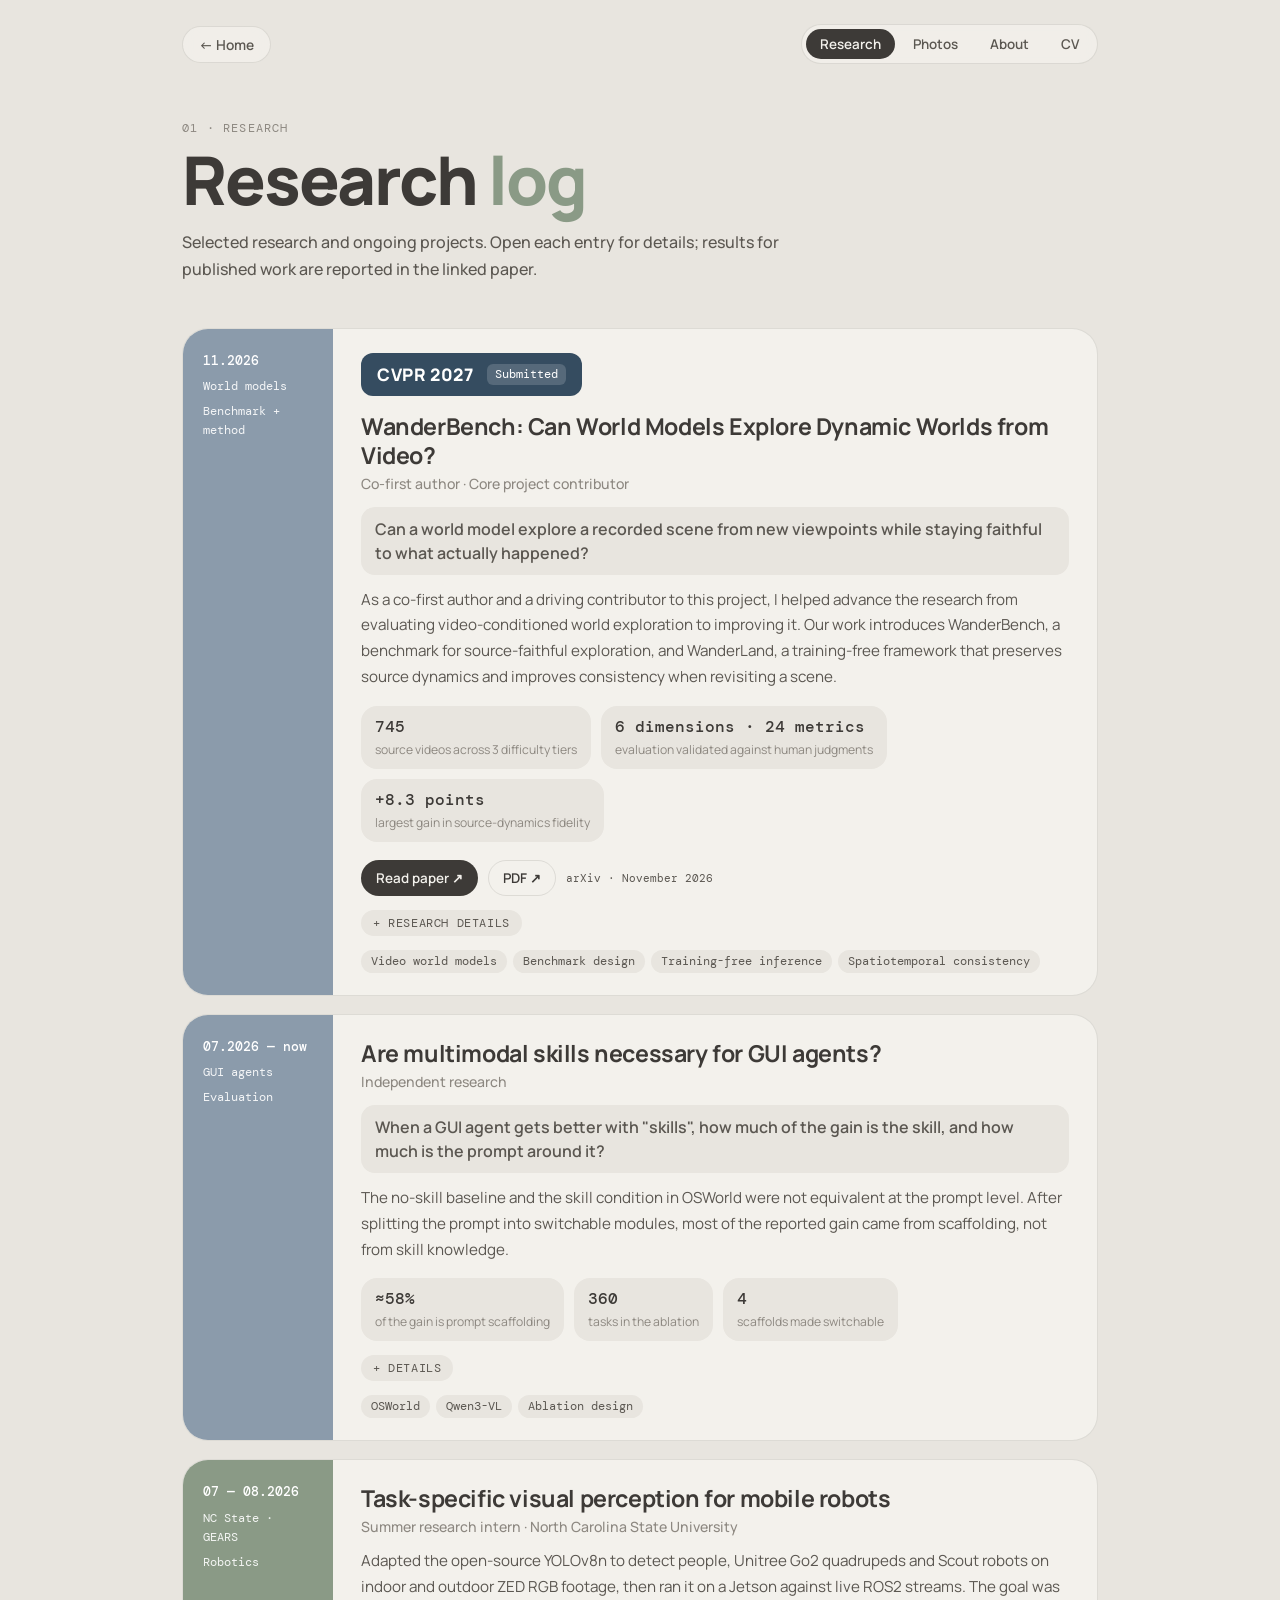
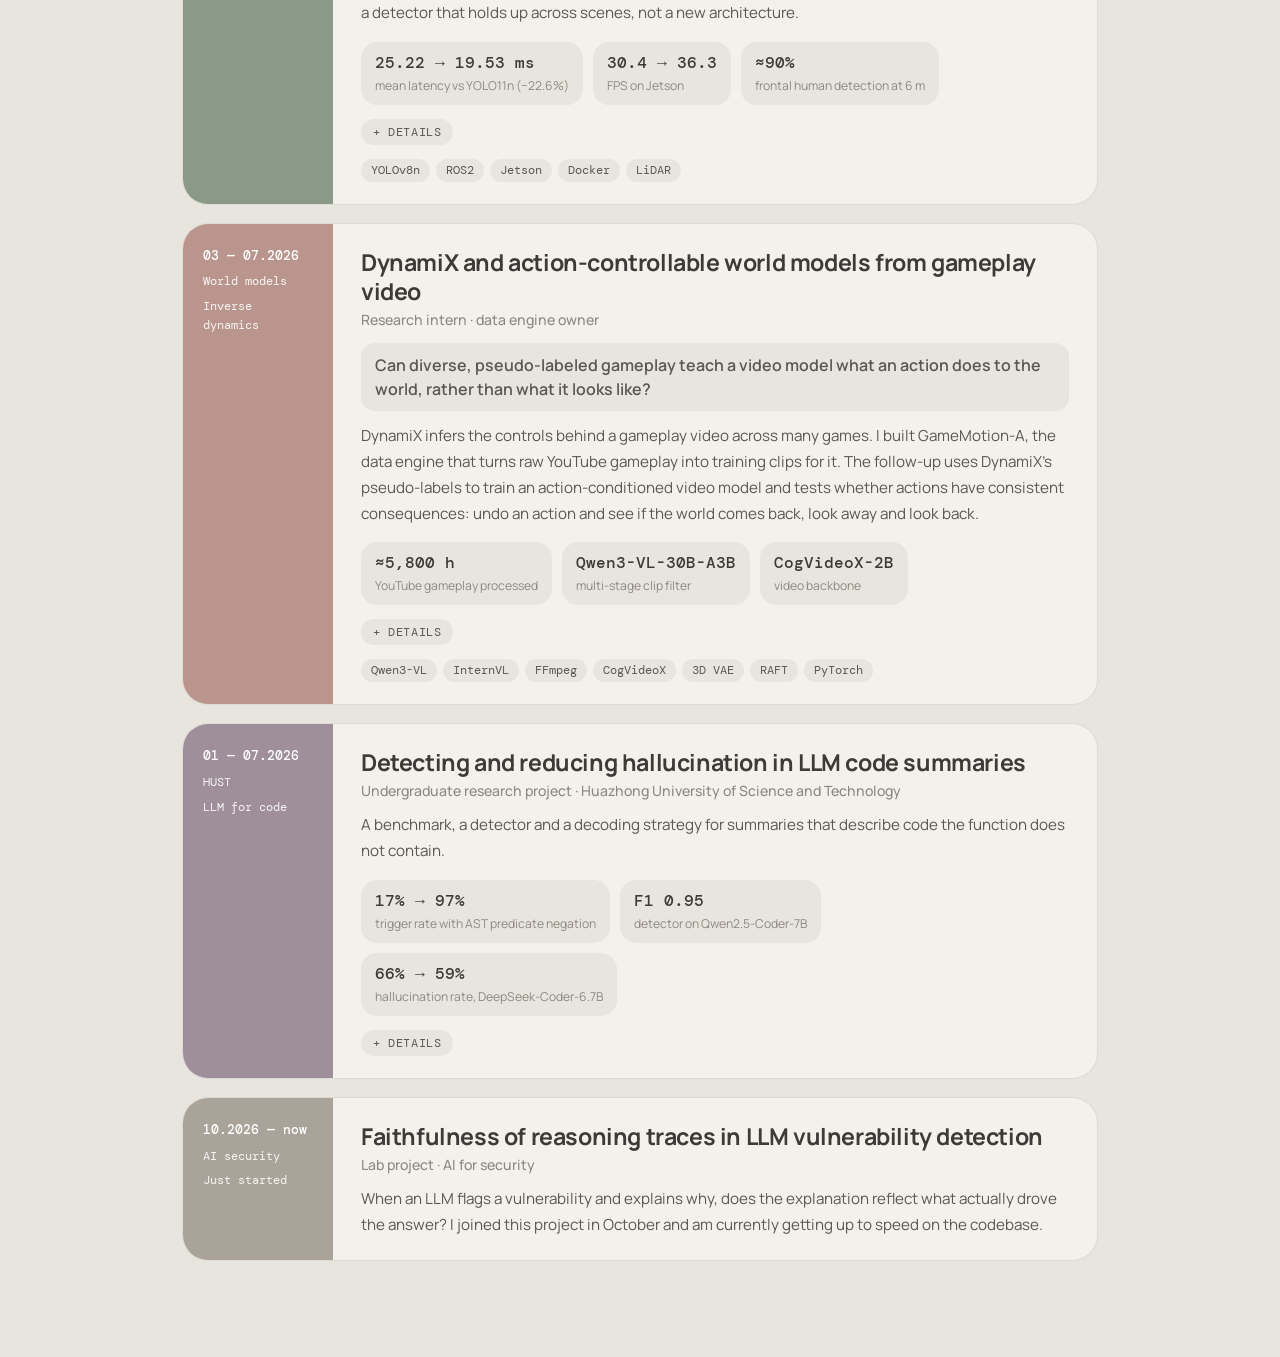
<file: research.html>
<!DOCTYPE html>
<html lang="en">
<head>
<meta charset="UTF-8">
<meta name="viewport" content="width=device-width, initial-scale=1.0">
<title>Research · Jiheng Li</title>
<meta name="description" content="Research by Jiheng Li: WanderBench and WanderLand, video world models, GUI agents, and robot perception.">
<link rel="preconnect" href="https://fonts.googleapis.com">
<link rel="preconnect" href="https://fonts.gstatic.com" crossorigin>
<link href="https://fonts.googleapis.com/css2?family=Manrope:wght@400;500;600;700;800&family=DM+Mono:wght@400;500&display=swap" rel="stylesheet">
<link rel="stylesheet" href="assets/style.css?v=4">
</head>
<body>
<div class="page">
  <header class="topbar">
    <a class="back" href="index.html">← Home</a>
    <nav>
      <a href="research.html" aria-current="page">Research</a>
      <a href="photos.html">Photos</a>
      <a href="about.html">About</a>
      <a href="cv.pdf">CV</a>
    </nav>
  </header>

  <div class="page-head">
    <div class="kicker">01 · Research</div>
    <h1>Research <em>log</em></h1>
    <p>Selected research and ongoing projects. Open each entry for details; results for published work are reported in the linked paper.</p>
  </div>

  <div class="entries">

    <article class="entry" id="wanderbench" style="--c:var(--blue)">
      <div class="spine">
        <span class="when">11.2026</span>
        <span class="tag">World models</span>
        <span class="tag">Benchmark + method</span>
      </div>
      <div class="body">
        <div class="submission-badge"><strong>CVPR 2027</strong><span>Submitted</span></div>
        <h2>WanderBench: Can World Models Explore Dynamic Worlds from Video?</h2>
        <div class="role">Co-first author · Core project contributor</div>
        <p class="q">Can a world model explore a recorded scene from new viewpoints while staying faithful to what actually happened?</p>
        <p class="sum">As a co-first author and a driving contributor to this project, I helped advance the research from evaluating video-conditioned world exploration to improving it. Our work introduces WanderBench, a benchmark for source-faithful exploration, and WanderLand, a training-free framework that preserves source dynamics and improves consistency when revisiting a scene.</p>
        <div class="nums">
          <div class="num"><b>745</b><span>source videos across 3 difficulty tiers</span></div>
          <div class="num"><b>6 dimensions · 24 metrics</b><span>evaluation validated against human judgments</span></div>
          <div class="num"><b>+8.3 points</b><span>largest gain in source-dynamics fidelity</span></div>
        </div>
        <div class="paper-links" aria-label="Paper resources">
          <a href="https://arxiv.org/abs/2611.12557">Read paper ↗</a>
          <a href="https://arxiv.org/pdf/2611.12557">PDF ↗</a>
          <span>arXiv · November 2026</span>
        </div>
        <details>
          <summary>Research details</summary>
          <ul>
            <li>WanderBench pairs real and AI-generated source videos with keyboard-controlled camera routes, including random exploration and out-and-back revisits. It tests identity, event progression, and consistency alongside visual quality and camera control.</li>
            <li>Evaluation of eight models exposes two shared weaknesses: camera control and source dynamics deteriorate over longer rollouts, and revisited places change appearance.</li>
            <li>WanderLand anchors each frame to the source at the same instant and reuses previously generated static content on revisits, without updating model parameters.</li>
            <li>Across five models, WanderLand improves all six evaluation dimensions, with gains of up to 8.3 points in source-dynamics fidelity and 4.8 points in dynamic revisit consistency.</li>
          </ul>
        </details>
        <div class="chips"><span>Video world models</span><span>Benchmark design</span><span>Training-free inference</span><span>Spatiotemporal consistency</span></div>
      </div>
    </article>

    <article class="entry" style="--c:var(--blue)">
      <div class="spine">
        <span class="when">07.2026 — now</span>
        <span class="tag">GUI agents</span>
        <span class="tag">Evaluation</span>
      </div>
      <div class="body">
        <h2>Are multimodal skills necessary for GUI agents?</h2>
        <div class="role">Independent research</div>
        <p class="q">When a GUI agent gets better with "skills", how much of the gain is the skill, and how much is the prompt around it?</p>
        <p class="sum">The no-skill baseline and the skill condition in OSWorld were not equivalent at the prompt level. After splitting the prompt into switchable modules, most of the reported gain came from scaffolding, not from skill knowledge.</p>
        <div class="nums">
          <div class="num"><b>≈58%</b><span>of the gain is prompt scaffolding</span></div>
          <div class="num"><b>360</b><span>tasks in the ablation</span></div>
          <div class="num"><b>4</b><span>scaffolds made switchable</span></div>
        </div>
        <details>
          <summary>Details</summary>
          <ul>
            <li>Refactored four prompt scaffolds into independent switches and ran a 360-task ablation on OSWorld to separate scaffolding from skill knowledge.</li>
            <li>Traced failures to concrete mechanisms: output-parse errors, premature self-termination, and the execution harness. A large share of tasks fail under every condition, which points at the agent–environment interface more than at visual perception.</li>
            <li>Audited the text-only condition in code: it only injects SKILL.md, and some visual cues refer to a reference image instead of the runtime UI. So the original comparison cannot rule multimodal skills in or out.</li>
            <li>Now: Skill Verbalization, which turns visual references into text under a five-type schema (each type ablatable), plus an offline discriminability check with hard negatives. The score is meant as a routing signal for when to call the multimodal path. Per-task flip rate is used to measure how stable a conclusion is.</li>
            <li>Infrastructure: reproducible OSWorld pipeline on VMware Fusion with Qwen3-VL-8B behind an OpenAI-compatible API.</li>
          </ul>
        </details>
        <div class="chips"><span>OSWorld</span><span>Qwen3-VL</span><span>Ablation design</span></div>
      </div>
    </article>

    <article class="entry" style="--c:var(--sage)">
      <div class="spine">
        <span class="when">07 — 08.2026</span>
        <span class="tag">NC State · GEARS</span>
        <span class="tag">Robotics</span>
      </div>
      <div class="body">
        <h2>Task-specific visual perception for mobile robots</h2>
        <div class="role">Summer research intern · North Carolina State University</div>
        <p class="sum">Adapted the open-source YOLOv8n to detect people, Unitree Go2 quadrupeds and Scout robots on indoor and outdoor ZED RGB footage, then ran it on a Jetson against live ROS2 streams. The goal was a detector that holds up across scenes, not a new architecture.</p>
        <div class="nums">
          <div class="num"><b>25.22 → 19.53 ms</b><span>mean latency vs YOLO11n (−22.6%)</span></div>
          <div class="num"><b>30.4 → 36.3</b><span>FPS on Jetson</span></div>
          <div class="num"><b>≈90%</b><span>frontal human detection at 6 m</span></div>
        </div>
        <details>
          <summary>Details</summary>
          <ul>
            <li>End-to-end pipeline: video collection, annotation, training, evaluation, Jetson inference. Live ROS2 topics bridged through rosbridge inside Docker.</li>
            <li>From the failure cases came a follow-up question: when a target walks from a well-lit region into a bad one, can the detection history from the good region, plus LiDAR cues, keep the track alive?</li>
          </ul>
        </details>
        <div class="chips"><span>YOLOv8n</span><span>ROS2</span><span>Jetson</span><span>Docker</span><span>LiDAR</span></div>
      </div>
    </article>

    <article class="entry" style="--c:var(--rose)">
      <div class="spine">
        <span class="when">03 — 07.2026</span>
        <span class="tag">World models</span>
        <span class="tag">Inverse dynamics</span>
      </div>
      <div class="body">
        <h2>DynamiX and action-controllable world models from gameplay video</h2>
        <div class="role">Research intern · data engine owner</div>
        <p class="q">Can diverse, pseudo-labeled gameplay teach a video model what an action does to the world, rather than what it looks like?</p>
        <p class="sum">DynamiX infers the controls behind a gameplay video across many games. I built GameMotion-A, the data engine that turns raw YouTube gameplay into training clips for it. The follow-up uses DynamiX's pseudo-labels to train an action-conditioned video model and tests whether actions have consistent consequences: undo an action and see if the world comes back, look away and look back.</p>
        <div class="nums">
          <div class="num"><b>≈5,800 h</b><span>YouTube gameplay processed</span></div>
          <div class="num"><b>Qwen3-VL-30B-A3B</b><span>multi-stage clip filter</span></div>
          <div class="num"><b>CogVideoX-2B</b><span>video backbone</span></div>
        </div>
        <details>
          <summary>Details</summary>
          <ul>
            <li>Data engine: frame-level automated quality checks, and a multi-stage feedback-and-filter pipeline on Qwen3-VL with explicit rules for viewpoint, streamer facecam, danmaku comments, scene transitions and UI/HUD.</li>
            <li>Labeling pipeline: center crop, resample to 15 FPS, cut detection, UI removal with GameCleaner, pseudo-labels from DynamiX. Frame alignment uses a 12-frame window with stride 8, keeping the middle 8 frames; the full action distribution is kept so training can weight by confidence.</li>
            <li>Model: CogVideoX-2B image-to-video, actions injected through AdaLN. Actions are pooled per type (sum for camera yaw/pitch, mean for held keys, max for presses) to match the 3D VAE's 4× temporal compression. History frames are noised during training so long autoregressive rollouts do not drift.</li>
            <li>Evaluation: closed-loop reversibility, occlusion-and-reveal consistency, compositional action generalization, zero-shot transfer to unseen games. Geometry is scored with RAFT optical flow, so the model is not judged by the same IDM that labeled its data.</li>
          </ul>
        </details>
        <div class="chips"><span>Qwen3-VL</span><span>InternVL</span><span>FFmpeg</span><span>CogVideoX</span><span>3D VAE</span><span>RAFT</span><span>PyTorch</span></div>
      </div>
    </article>

    <article class="entry" style="--c:var(--mauve)">
      <div class="spine">
        <span class="when">01 — 07.2026</span>
        <span class="tag">HUST</span>
        <span class="tag">LLM for code</span>
      </div>
      <div class="body">
        <h2>Detecting and reducing hallucination in LLM code summaries</h2>
        <div class="role">Undergraduate research project · Huazhong University of Science and Technology</div>
        <p class="sum">A benchmark, a detector and a decoding strategy for summaries that describe code the function does not contain.</p>
        <div class="nums">
          <div class="num"><b>17% → 97%</b><span>trigger rate with AST predicate negation</span></div>
          <div class="num"><b>F1 0.95</b><span>detector on Qwen2.5-Coder-7B</span></div>
          <div class="num"><b>66% → 59%</b><span>hallucination rate, DeepSeek-Coder-6.7B</span></div>
        </div>
        <details>
          <summary>Details</summary>
          <ul>
            <li>Hallu-Eval: 800 human-annotated code–summary pairs. Adversarial tests negate AST predicates to stress the model.</li>
            <li>Hallu-Det: two-stage rule-augmented evaluator (entity checks, then synonym-mutation refinement). Beats SelfCheckGPT.</li>
            <li>Hallu-Shield: MDP-style decoding where a trained value model scores candidates at inference time; 71.5% win rate in human evaluation.</li>
          </ul>
        </details>
      </div>
    </article>

    <article class="entry" style="--c:var(--greige)">
      <div class="spine">
        <span class="when">10.2026 — now</span>
        <span class="tag">AI security</span>
        <span class="tag">Just started</span>
      </div>
      <div class="body">
        <h2>Faithfulness of reasoning traces in LLM vulnerability detection</h2>
        <div class="role">Lab project · AI for security</div>
        <p class="sum">When an LLM flags a vulnerability and explains why, does the explanation reflect what actually drove the answer? I joined this project in October and am currently getting up to speed on the codebase.</p>
      </div>
    </article>

  </div>
</div>
</body>
</html>
</file>
<file: assets/style.css>
:root {
  --paper: #e8e5df;
  --card: #f3f1ec;
  --ink: #3d3a37;
  --ink-2: #5b5751;
  --muted: #8d8881;
  --line: rgba(61, 58, 55, .12);
  /* Morandi accents */
  --sage: #8a9a86;
  --rose: #b9958d;
  --blue: #8b9bab;
  --sand: #c4b498;
  --mauve: #9f8f9a;
  --greige: #a9a39a;
  --sans: 'Manrope', -apple-system, 'PingFang SC', sans-serif;
  --mono: 'DM Mono', ui-monospace, monospace;
}

* { box-sizing: border-box; margin: 0; padding: 0; }

body {
  background: var(--paper);
  color: var(--ink);
  font-family: var(--sans);
  -webkit-font-smoothing: antialiased;
}

.kicker {
  font-family: var(--mono);
  font-size: .74rem;
  letter-spacing: 1.2px;
  text-transform: uppercase;
  color: var(--muted);
}

a { color: inherit; }

/* ---------- sub pages ---------- */
.page { max-width: 980px; margin: 0 auto; padding: 24px 32px 96px; }

.topbar {
  position: sticky; top: 12px; z-index: 10;
  display: flex; justify-content: space-between; align-items: center;
  gap: 12px; flex-wrap: wrap;
  margin-bottom: 56px;
}
.topbar .back, .topbar nav {
  background: rgba(243, 241, 236, .8); backdrop-filter: blur(12px); -webkit-backdrop-filter: blur(12px);
  border: 1px solid var(--line); border-radius: 999px;
}
.topbar .back {
  font-weight: 600; font-size: .86rem; padding: 8px 16px;
  text-decoration: none; color: var(--ink-2); transition: background .2s, color .2s;
}
.topbar .back:hover { background: var(--ink); color: var(--card); }
.topbar nav { display: flex; gap: 4px; padding: 4px; flex-wrap: wrap; }
.topbar nav a {
  font-size: .84rem; font-weight: 600; text-decoration: none;
  padding: 6px 14px; border-radius: 999px; color: var(--ink-2); transition: background .2s;
}
.topbar nav a:hover { background: var(--paper); }
.topbar nav a[aria-current] { background: var(--ink); color: var(--card); }

.page-head { margin-bottom: 44px; }
.page-head h1 {
  font-weight: 800;
  font-size: clamp(2.6rem, 6vw, 4.2rem); line-height: 1; letter-spacing: -2px;
  margin-top: 10px;
}
.page-head h1 em { font-style: normal; color: var(--sage); }
.page-head p { margin-top: 16px; color: var(--ink-2); line-height: 1.7; max-width: 60ch; font-weight: 500; }

/* research / project entries */
.entries { display: grid; gap: 18px; }
.entry {
  display: grid;
  grid-template-columns: 150px minmax(0, 1fr);
  background: var(--card);
  border: 1px solid var(--line);
  border-radius: 26px;
  overflow: hidden;
}
.entry .spine {
  background: var(--c, var(--rose));
  color: var(--on, #fff);
  padding: 22px 20px;
  font-family: var(--mono); font-size: .74rem; line-height: 1.6;
  display: flex; flex-direction: column; gap: 6px;
}
.entry .spine .when { font-size: .8rem; font-weight: 500; }
.entry .spine .tag { opacity: .9; }
.entry .body { padding: 24px 28px 22px; }
.entry h2 { font-weight: 700; font-size: 1.45rem; line-height: 1.25; letter-spacing: -.4px; }
.entry .role { margin-top: 4px; font-size: .88rem; color: var(--muted); font-weight: 500; }
.entry .q {
  margin-top: 14px; padding: 10px 14px; border-radius: 14px;
  background: var(--paper); font-weight: 600; font-size: 1rem; color: var(--ink-2); line-height: 1.5;
}
.entry p.sum { margin-top: 12px; line-height: 1.7; color: var(--ink-2); font-size: .95rem; }

.nums { display: flex; flex-wrap: wrap; gap: 10px; margin-top: 16px; }
.num { border-radius: 16px; padding: 10px 14px; background: var(--paper); }
.num b { display: block; font-family: var(--mono); font-weight: 500; font-size: 1.02rem; }
.num span { font-size: .76rem; color: var(--muted); }

.entry details { margin-top: 14px; }
.entry summary {
  cursor: pointer; list-style: none; display: inline-block;
  font-family: var(--mono); font-size: .74rem; letter-spacing: .6px; text-transform: uppercase;
  color: var(--ink-2); background: var(--paper); padding: 5px 12px; border-radius: 999px;
}
.entry summary::-webkit-details-marker { display: none; }
.entry summary::before { content: '+ '; }
.entry details[open] summary::before { content: '– '; }
.entry summary:hover { background: var(--ink); color: var(--card); }
.entry details ul { margin: 14px 0 2px 18px; display: grid; gap: 8px; }
.entry details li { line-height: 1.65; font-size: .92rem; color: var(--ink-2); }

.chips { display: flex; flex-wrap: wrap; gap: 6px; margin-top: 14px; }
.chips span {
  font-family: var(--mono); font-size: .72rem; color: var(--ink-2);
  background: var(--paper); border-radius: 999px; padding: 4px 10px;
}

.section-label { margin: 56px 0 18px; }

@media (max-width: 700px) {
  .page { padding: 16px 16px 72px; }
  .topbar { margin-bottom: 36px; }
  .entry { grid-template-columns: 1fr; border-radius: 22px; }
  .entry .spine { flex-direction: row; flex-wrap: wrap; gap: 4px 14px; padding: 12px 18px; }
  .entry .body { padding: 18px 18px; }
}

/* Published research resources */
#wanderbench { scroll-margin-top: 90px; }
.paper-links { display: flex; flex-wrap: wrap; align-items: center; gap: 10px; margin-top: 18px; }
.paper-links a { border: 1px solid var(--line); border-radius: 999px; padding: 8px 14px; font-size: .84rem; font-weight: 600; text-decoration: none; }
.paper-links a:first-child { background: var(--ink); color: var(--card); }
.paper-links a:hover { background: var(--paper); color: var(--ink); }
.paper-links a:focus-visible { outline: 2px solid var(--ink); outline-offset: 3px; }
.paper-links > span { font-family: var(--mono); font-size: .7rem; color: var(--ink-2); }

/* Conference submission status, distinct from an acceptance. */
.submission-badge { display: inline-flex; flex-wrap: wrap; align-items: center; gap: 8px 14px; margin-bottom: 16px; padding: 10px 16px; border-radius: 12px; background: #354c60; color: #fff; }
.submission-badge strong { font-size: 1.08rem; font-weight: 800; letter-spacing: .6px; }
.submission-badge span { font-family: var(--mono); font-size: .72rem; padding: 3px 8px; border-radius: 6px; background: rgba(255,255,255,.16); }
</file>
